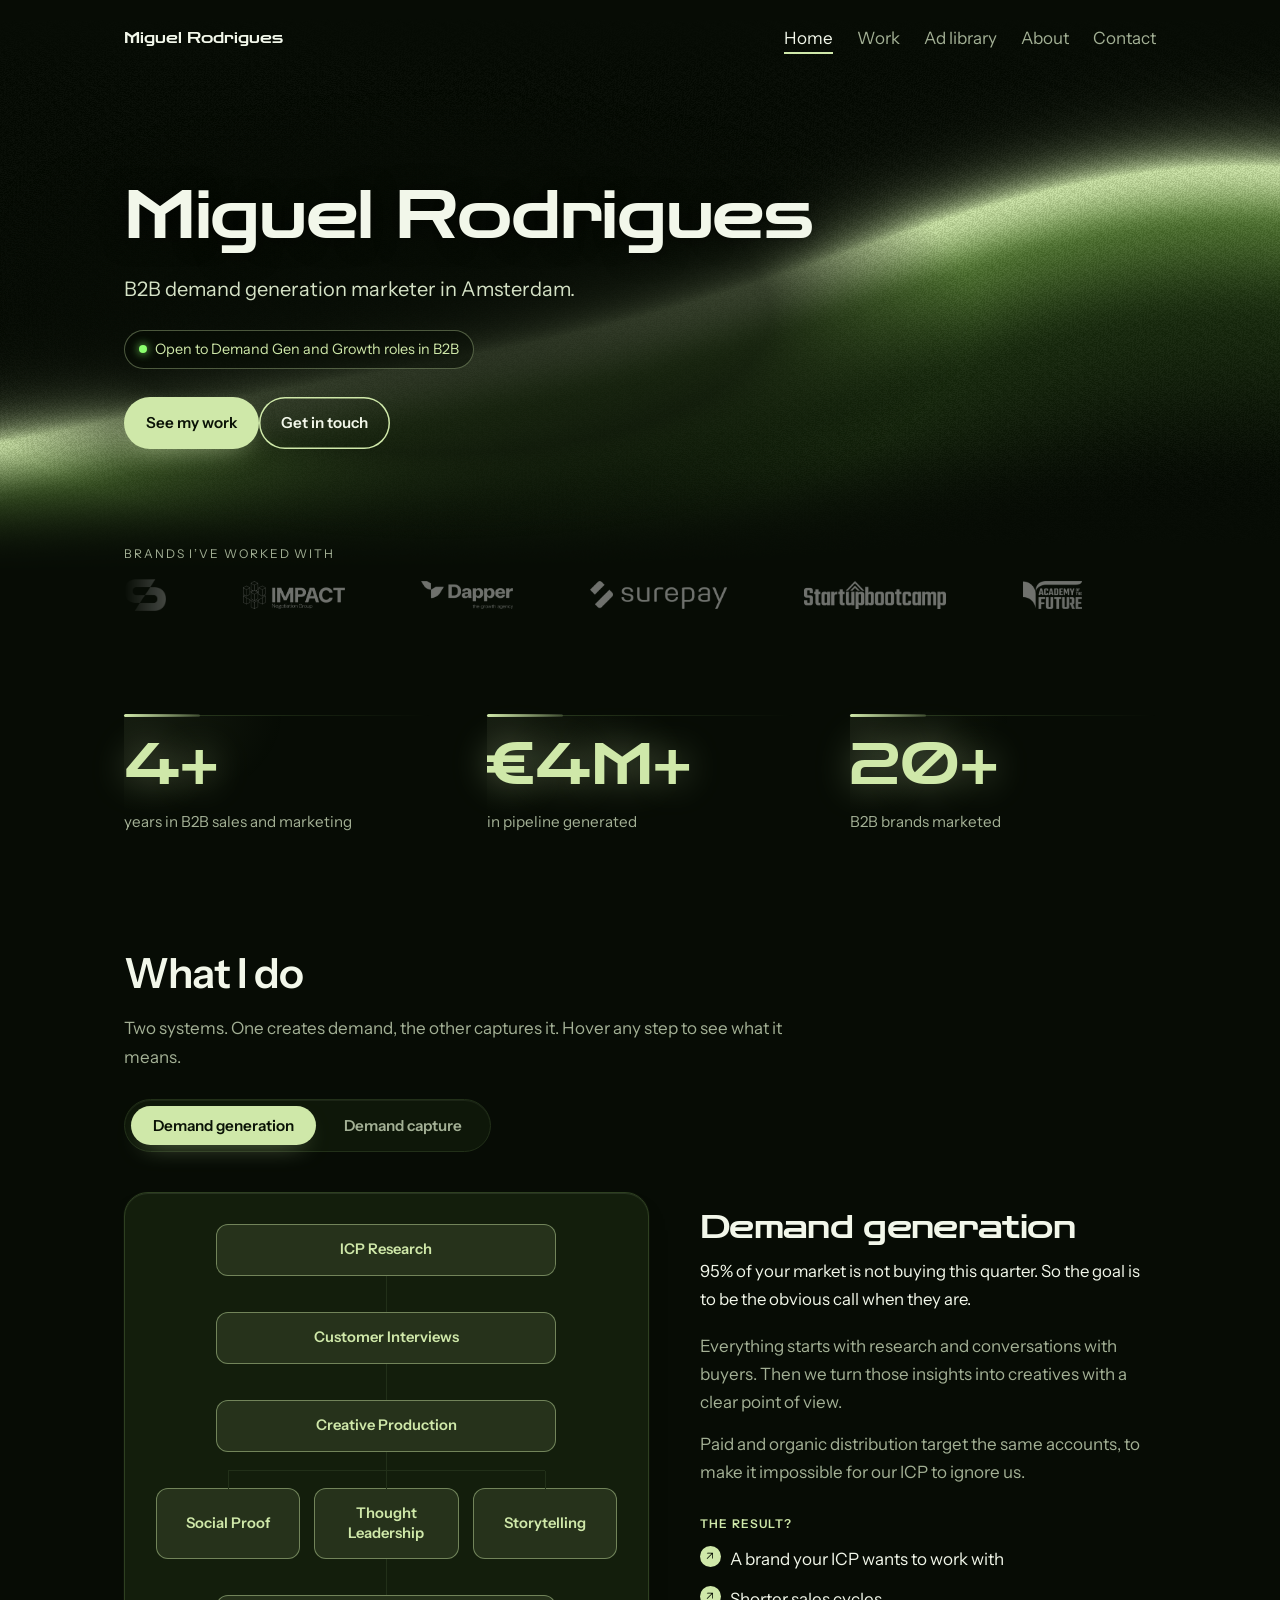
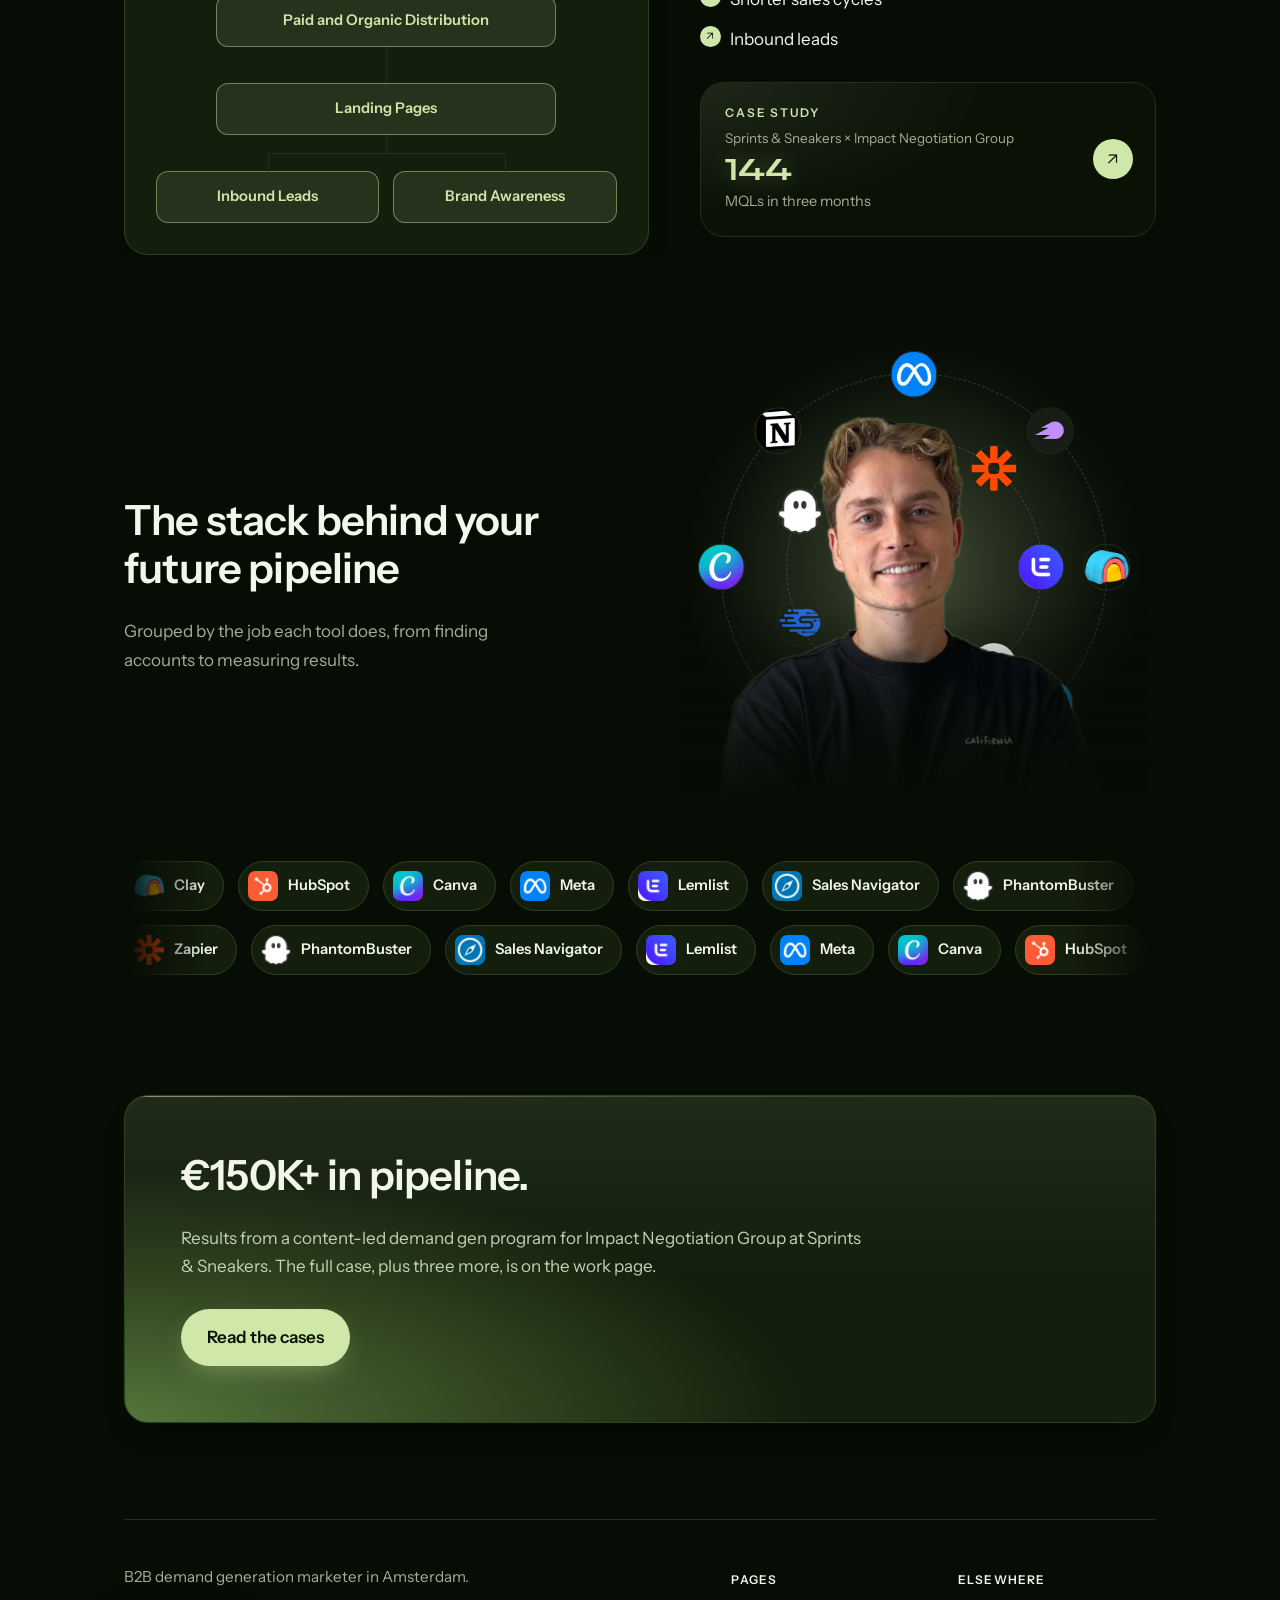
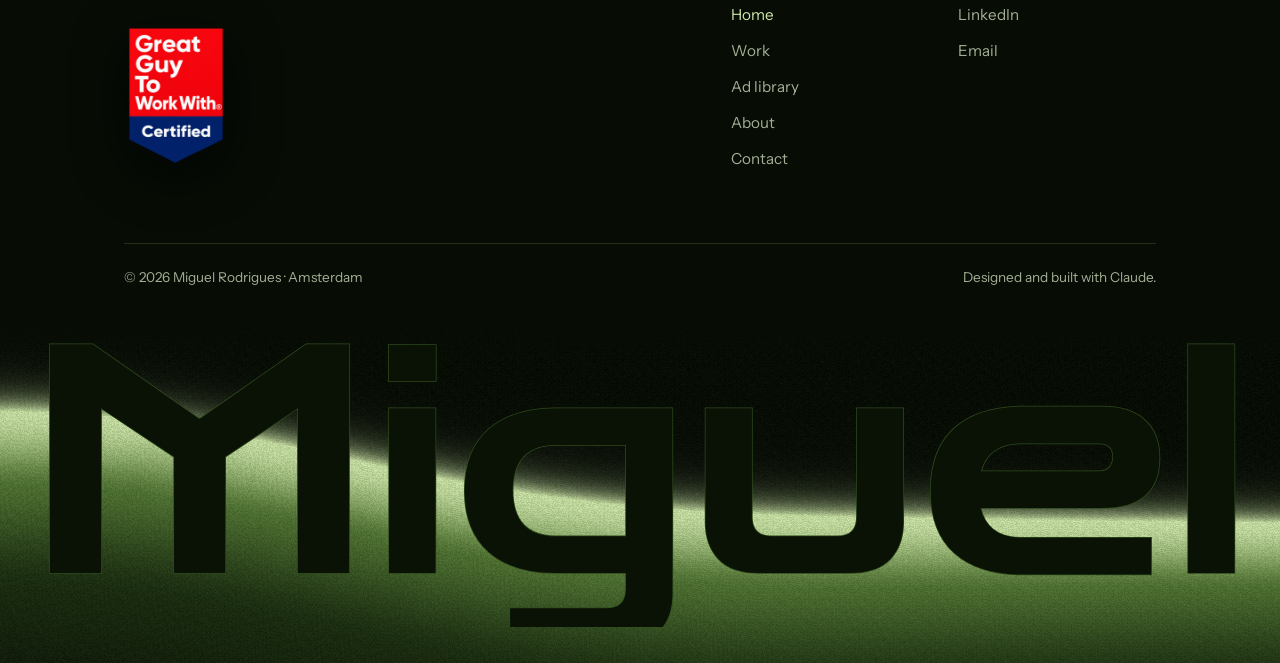
<file: index.html>
<!doctype html><html lang="en"><head><meta charset="utf-8"><meta name="viewport" content="width=device-width,initial-scale=1">
<title>Miguel Rodrigues | Portfolio</title><meta name="description" content="B2B demand generation marketer in Amsterdam. LinkedIn Ads, outbound, landing pages and content. Open to Demand Gen and Growth roles in B2B.">
<meta property="og:title" content="Miguel Rodrigues | B2B Demand Generation Marketer"><meta property="og:description" content="B2B demand generation marketer in Amsterdam. LinkedIn Ads, outbound, landing pages and content. Open to Demand Gen and Growth roles in B2B."><meta property="og:type" content="website"><meta property="og:url" content="https://miigueliv.github.io/portfolio/"><meta property="og:image" content="https://miigueliv.github.io/portfolio/og.jpg"><meta property="og:image:width" content="1200"><meta property="og:image:height" content="630"><meta property="og:image:alt" content="Miguel Rodrigues, B2B demand generation marketer in Amsterdam."><meta property="og:site_name" content="Miguel Rodrigues"><meta name="twitter:card" content="summary_large_image"><link rel="preconnect" href="https://fonts.googleapis.com"><link rel="preconnect" href="https://fonts.gstatic.com" crossorigin>
<link href="https://fonts.googleapis.com/css2?family=Zen+Dots&family=Instrument+Sans:wght@400;600&display=swap" rel="stylesheet">
<link rel="icon" href="favicon.svg" type="image/svg+xml">
<link rel="stylesheet" href="style.css"></head><body><div class="wrap">
<a class="skip" href="#main">Skip to content</a>
<nav><a class="logo" href="index.html">Miguel Rodrigues</a><ul><li><a href="index.html">Home</a></li><li><a href="work.html">Work</a></li><li><a href="ads.html">Ad library</a></li><li><a href="about.html">About</a></li><li><a href="contact.html">Contact</a></li></ul></nav>
<header class="hero2" id="main" tabindex="-1"><div><h1>Miguel Rodrigues</h1><p class="sub">B2B demand generation marketer in Amsterdam.</p><p class="open">Open to Demand Gen and Growth roles in B2B</p><div class="actions"><a class="btn" href="work.html">See my work</a><a class="btn ghost" href="contact.html">Get in touch</a></div></div></header>
<section class="marq" aria-labelledby="marqlab"><h2 class="marqlab" id="marqlab">Brands I’ve worked with</h2><div class="marqview"><div class="marqtrack">
<div class="marqset"><img src="clients/sprints-sneakers.webp" alt="Sprints &amp; Sneakers" width="105" height="80" class="sq"><img src="clients/impact.webp" alt="Impact Negotiation Group" width="291" height="80"><img src="clients/dapper.webp" alt="Dapper" width="261" height="80"><img src="clients/surepay.webp" alt="SurePay" width="392" height="80"><img src="clients/startupbootcamp.webp" alt="Startupbootcamp" width="408" height="80"><img src="clients/academy-of-the-future.webp" alt="Academy of the Future" width="168" height="80"></div>
<div class="marqset" aria-hidden="true"><img src="clients/sprints-sneakers.webp" alt="" width="105" height="80" class="sq"><img src="clients/impact.webp" alt="" width="291" height="80"><img src="clients/dapper.webp" alt="" width="261" height="80"><img src="clients/surepay.webp" alt="" width="392" height="80"><img src="clients/startupbootcamp.webp" alt="" width="408" height="80"><img src="clients/academy-of-the-future.webp" alt="" width="168" height="80"></div>
</div></div></section>
<section class="proof" aria-labelledby="proofh"><h2 class="vh" id="proofh">Career highlights</h2><div class="pg">
<div><b data-n="4" data-suf="+">4+</b><span>years in B2B sales and marketing</span></div>
<div><b data-n="4" data-pre="€" data-suf="M+">€4M+</b><span>in pipeline generated</span></div>
<div><b data-n="20" data-suf="+">20+</b><span>B2B brands marketed</span></div>
</div></section>
<section class="svc"><h2>What I do</h2><p class="fintro">Two systems. One creates demand, the other captures it. Hover any step to see what it means.</p>
<div class="ftabs" role="group" aria-label="Choose a system"><button type="button" aria-pressed="true" data-flow="gen" aria-controls="p-gen">Demand generation</button><button type="button" aria-pressed="false" data-flow="cap" aria-controls="p-cap">Demand capture</button></div>
<div class="svcview"><div class="svctrack" data-active="gen">
<article class="svcpanel" id="p-gen" data-flow="gen">
<div class="svctext">
<h3>Demand generation</h3>
<p>95% of your market is not buying this quarter. So the goal is to be the obvious call when they are.</p>
<p>Everything starts with research and conversations with buyers. Then we turn those insights into creatives with a clear point of view.</p>
<p>Paid and organic distribution target the same accounts, to make it impossible for our ICP to ignore us.</p>
<h4>The result?</h4>
<ul class="svcres"><li>A brand your ICP wants to work with</li><li>Shorter sales cycles</li><li>Inbound leads</li></ul>
<a class="svccase" href="work.html"><span class="svccl">Case study</span><span class="svccc">Sprints &amp; Sneakers × Impact Negotiation Group</span><span class="svccn"><b>144</b> MQLs in three months</span><i aria-hidden="true">↗</i></a>
</div>
<div class="svcflow">
<div class="flow" data-flow="gen">
<div class="frow n1"><button type="button" class="fnode" aria-expanded="false"><span class="fl">ICP Research</span><span class="ft">Who actually buys, what they care about, and what they ignore.</span></button></div>
<div class="frow n1"><button type="button" class="fnode" aria-expanded="false"><span class="fl">Customer Interviews</span><span class="ft">Talk to real buyers and the sales team before writing anything.</span></button></div>
<div class="frow n1"><button type="button" class="fnode" aria-expanded="false"><span class="fl">Creative Production</span><span class="ft">Write and design the ads, posts, guides and video.</span></button></div>
<div class="frow n3"><button type="button" class="fnode" aria-expanded="false"><span class="fl">Social Proof</span><span class="ft">Customer results and logos that make the claim believable.</span></button><button type="button" class="fnode" aria-expanded="false"><span class="fl">Thought Leadership</span><span class="ft">A clear point of view, not a summary of what everyone already says.</span></button><button type="button" class="fnode" aria-expanded="false"><span class="fl">Storytelling</span><span class="ft">Make a dry B2B problem feel like someone's actual Monday.</span></button></div>
<div class="frow n1"><button type="button" class="fnode" aria-expanded="false"><span class="fl">Paid and Organic Distribution</span><span class="ft">LinkedIn Ads plus organic, aimed at the same account list.</span></button></div>
<div class="frow n1"><button type="button" class="fnode" aria-expanded="false"><span class="fl">Landing Pages</span><span class="ft">Send the traffic somewhere built to convert, not to the homepage.</span></button></div>
<div class="frow n2"><button type="button" class="fnode" aria-expanded="false"><span class="fl">Inbound Leads</span><span class="ft">People who arrive already knowing who you are.</span></button><button type="button" class="fnode" aria-expanded="false"><span class="fl">Brand Awareness</span><span class="ft">Being the name they think of when the problem finally bites.</span></button></div>
</div>
</div>
</article>
<article class="svcpanel mirror" id="p-cap" data-flow="cap">
<div class="svctext">
<h3>Demand capture</h3>
<p>Get in front of people who are ready to buy.</p>
<p>Find the right accounts, enrich the decision-making unit, and show up with an offer they can’t refuse.</p>
<p>Then get the fundamentals right: domains, warm-up, and sending limits. Cold email and LinkedIn work together to turn targeted outreach into real conversations.</p>
<h4>The result?</h4>
<ul class="svcres"><li>Sales meetings with your ICP</li><li>A predictable pipeline you can forecast</li><li>New customers from your target market</li></ul>
<a class="svccase" href="work.html"><span class="svccl">Case study</span><span class="svccc">Startupbootcamp · Investor Pipeline</span><span class="svccn"><b>$3M+</b> raised from new private investors</span><i aria-hidden="true">↗</i></a>
</div>
<div class="svcflow">
<div class="flow" data-flow="cap">
<div class="frow n1"><button type="button" class="fnode" aria-expanded="false"><span class="fl">ICP Research</span><span class="ft">Narrow it to the accounts that can realistically say yes.</span></button></div>
<div class="frow n2"><button type="button" class="fnode" aria-expanded="false"><span class="fl">Market Analysis</span><span class="ft">Where demand already exists, and who else is chasing it.</span></button><button type="button" class="fnode" aria-expanded="false"><span class="fl">Value Proposition</span><span class="ft">The one reason this segment should care right now.</span></button></div>
<div class="frow n1"><button type="button" class="fnode" aria-expanded="false"><span class="fl">GTM Strategy</span><span class="ft">Which segments, which offer, which channel, in what order.</span></button></div>
<div class="frow n4"><button type="button" class="fnode" aria-expanded="false"><span class="fl">Messaging</span><span class="ft">Copy written for one segment, not for everyone on the list.</span></button><button type="button" class="fnode" aria-expanded="false"><span class="fl">Data Sourcing</span><span class="ft">Build the list in Sales Navigator and Clay, not from a bought CSV.</span></button><button type="button" class="fnode" aria-expanded="false"><span class="fl">Data Enrichment</span><span class="ft">Add the signals that make personalization possible at scale.</span></button><button type="button" class="fnode" aria-expanded="false"><span class="fl">Segmentation</span><span class="ft">Split the list so each group gets a different reason to reply.</span></button></div>
<div class="frow n1"><button type="button" class="fnode" aria-expanded="false"><span class="fl">Email Infrastructure</span><span class="ft">Domains, warm-up and sending limits so mail reaches the inbox.</span></button></div>
<div class="frow n2"><button type="button" class="fnode" aria-expanded="false"><span class="fl">Cold Email</span><span class="ft">Short, specific, and easy to reply to.</span></button><button type="button" class="fnode" aria-expanded="false"><span class="fl">LinkedIn Outreach</span><span class="ft">Connection, comment and DM timed around the email.</span></button></div>
<div class="frow n1"><button type="button" class="fnode" aria-expanded="false"><span class="fl">Qualified Pipeline</span><span class="ft">Deals that sales actually wants in the CRM.</span></button></div>
</div>
</div>
</article>
</div></div></section>
<section class="tools" aria-labelledby="toolsh"><div class="toolsgrid"><div class="toolstext"><h2 id="toolsh">The stack behind your future pipeline</h2><p>Grouped by the job each tool does, from finding accounts to measuring results.</p></div><figure class="me orbitstage" aria-label="Tools I use: Clay, LinkedIn, HubSpot, Claude, Canva, Notion, Meta, Semrush, Lemlist, ChatGPT, Sales Navigator, Salesflow, PhantomBuster, Riverside, Zapier"><div class="ring r2"><span style="--a:0deg"><i class="logo" title="Clay"><img src="logos/clay.webp" alt="Clay" width="48" height="48"></i></span><span style="--a:45deg"><i class="logo" title="LinkedIn"><img src="logos/linkedin.webp" alt="LinkedIn" width="48" height="48"></i></span><span style="--a:90deg"><i class="logo" title="HubSpot"><img src="logos/hubspot.webp" alt="HubSpot" width="48" height="48"></i></span><span style="--a:135deg"><i class="logo" title="Claude"><img src="logos/claude.webp" alt="Claude" width="48" height="48"></i></span><span style="--a:180deg"><i class="logo" title="Canva"><img src="logos/canva.webp" alt="Canva" width="48" height="48"></i></span><span style="--a:225deg"><i class="logo" title="Notion"><img src="logos/notion.webp" alt="Notion" width="48" height="48"></i></span><span style="--a:270deg"><i class="logo" title="Meta"><img src="logos/meta.webp" alt="Meta" width="48" height="48"></i></span><span style="--a:315deg"><i class="logo" title="Semrush"><img src="logos/semrush.webp" alt="Semrush" width="48" height="48"></i></span></div><div class="ring r1"><span style="--a:0deg"><i class="logo" title="Lemlist"><img src="logos/lemlist.webp" alt="Lemlist" width="48" height="48"></i></span><span style="--a:51deg"><i class="logo" title="ChatGPT"><img src="logos/chatgpt.webp" alt="ChatGPT" width="48" height="48"></i></span><span style="--a:103deg"><i class="logo" title="Sales Navigator"><img src="logos/sales-navigator.webp" alt="Sales Navigator" width="48" height="48"></i></span><span style="--a:154deg"><i class="logo" title="Salesflow"><img src="logos/salesflow.webp" alt="Salesflow" width="48" height="48"></i></span><span style="--a:206deg"><i class="logo" title="PhantomBuster"><img src="logos/phantombuster.webp" alt="PhantomBuster" width="48" height="48"></i></span><span style="--a:257deg"><i class="logo" title="Riverside"><img src="logos/riverside.webp" alt="Riverside" width="48" height="48"></i></span><span style="--a:309deg"><i class="logo" title="Zapier"><img src="logos/zapier.svg" alt="Zapier" width="48" height="48"></i></span></div><img class="cut" src="me-cut.webp" alt="Portrait of Miguel Rodrigues" width="683" height="698"></figure></div>
<div class="wall">
<div class="wallrow"><ul><li><img src="logos/clay.webp" alt="" width="48" height="48" loading="lazy">Clay</li><li><img src="logos/hubspot.webp" alt="" width="48" height="48" loading="lazy">HubSpot</li><li><img src="logos/canva.webp" alt="" width="48" height="48" loading="lazy">Canva</li><li><img src="logos/meta.webp" alt="" width="48" height="48" loading="lazy">Meta</li><li><img src="logos/lemlist.webp" alt="" width="48" height="48" loading="lazy">Lemlist</li><li><img src="logos/sales-navigator.webp" alt="" width="48" height="48" loading="lazy">Sales Navigator</li><li><img src="logos/phantombuster.webp" alt="" width="48" height="48" loading="lazy">PhantomBuster</li><li><img src="logos/zapier.svg" alt="" width="48" height="48" loading="lazy">Zapier</li><li><img src="logos/linkedin.webp" alt="" width="48" height="48" loading="lazy">LinkedIn</li><li><img src="logos/claude.webp" alt="" width="48" height="48" loading="lazy">Claude</li><li><img src="logos/notion.webp" alt="" width="48" height="48" loading="lazy">Notion</li><li><img src="logos/semrush.webp" alt="" width="48" height="48" loading="lazy">Semrush</li><li><img src="logos/chatgpt.webp" alt="" width="48" height="48" loading="lazy">ChatGPT</li><li><img src="logos/salesflow.webp" alt="" width="48" height="48" loading="lazy">Salesflow</li><li><img src="logos/riverside.webp" alt="" width="48" height="48" loading="lazy">Riverside</li></ul><ul aria-hidden="true"><li><img src="logos/clay.webp" alt="" width="48" height="48" loading="lazy">Clay</li><li><img src="logos/hubspot.webp" alt="" width="48" height="48" loading="lazy">HubSpot</li><li><img src="logos/canva.webp" alt="" width="48" height="48" loading="lazy">Canva</li><li><img src="logos/meta.webp" alt="" width="48" height="48" loading="lazy">Meta</li><li><img src="logos/lemlist.webp" alt="" width="48" height="48" loading="lazy">Lemlist</li><li><img src="logos/sales-navigator.webp" alt="" width="48" height="48" loading="lazy">Sales Navigator</li><li><img src="logos/phantombuster.webp" alt="" width="48" height="48" loading="lazy">PhantomBuster</li><li><img src="logos/zapier.svg" alt="" width="48" height="48" loading="lazy">Zapier</li><li><img src="logos/linkedin.webp" alt="" width="48" height="48" loading="lazy">LinkedIn</li><li><img src="logos/claude.webp" alt="" width="48" height="48" loading="lazy">Claude</li><li><img src="logos/notion.webp" alt="" width="48" height="48" loading="lazy">Notion</li><li><img src="logos/semrush.webp" alt="" width="48" height="48" loading="lazy">Semrush</li><li><img src="logos/chatgpt.webp" alt="" width="48" height="48" loading="lazy">ChatGPT</li><li><img src="logos/salesflow.webp" alt="" width="48" height="48" loading="lazy">Salesflow</li><li><img src="logos/riverside.webp" alt="" width="48" height="48" loading="lazy">Riverside</li></ul></div>
<div class="wallrow rev" aria-hidden="true"><ul aria-hidden="true"><li><img src="logos/zapier.svg" alt="" width="48" height="48" loading="lazy">Zapier</li><li><img src="logos/phantombuster.webp" alt="" width="48" height="48" loading="lazy">PhantomBuster</li><li><img src="logos/sales-navigator.webp" alt="" width="48" height="48" loading="lazy">Sales Navigator</li><li><img src="logos/lemlist.webp" alt="" width="48" height="48" loading="lazy">Lemlist</li><li><img src="logos/meta.webp" alt="" width="48" height="48" loading="lazy">Meta</li><li><img src="logos/canva.webp" alt="" width="48" height="48" loading="lazy">Canva</li><li><img src="logos/hubspot.webp" alt="" width="48" height="48" loading="lazy">HubSpot</li><li><img src="logos/clay.webp" alt="" width="48" height="48" loading="lazy">Clay</li><li><img src="logos/riverside.webp" alt="" width="48" height="48" loading="lazy">Riverside</li><li><img src="logos/salesflow.webp" alt="" width="48" height="48" loading="lazy">Salesflow</li><li><img src="logos/chatgpt.webp" alt="" width="48" height="48" loading="lazy">ChatGPT</li><li><img src="logos/semrush.webp" alt="" width="48" height="48" loading="lazy">Semrush</li><li><img src="logos/notion.webp" alt="" width="48" height="48" loading="lazy">Notion</li><li><img src="logos/claude.webp" alt="" width="48" height="48" loading="lazy">Claude</li><li><img src="logos/linkedin.webp" alt="" width="48" height="48" loading="lazy">LinkedIn</li></ul><ul aria-hidden="true"><li><img src="logos/zapier.svg" alt="" width="48" height="48" loading="lazy">Zapier</li><li><img src="logos/phantombuster.webp" alt="" width="48" height="48" loading="lazy">PhantomBuster</li><li><img src="logos/sales-navigator.webp" alt="" width="48" height="48" loading="lazy">Sales Navigator</li><li><img src="logos/lemlist.webp" alt="" width="48" height="48" loading="lazy">Lemlist</li><li><img src="logos/meta.webp" alt="" width="48" height="48" loading="lazy">Meta</li><li><img src="logos/canva.webp" alt="" width="48" height="48" loading="lazy">Canva</li><li><img src="logos/hubspot.webp" alt="" width="48" height="48" loading="lazy">HubSpot</li><li><img src="logos/clay.webp" alt="" width="48" height="48" loading="lazy">Clay</li><li><img src="logos/riverside.webp" alt="" width="48" height="48" loading="lazy">Riverside</li><li><img src="logos/salesflow.webp" alt="" width="48" height="48" loading="lazy">Salesflow</li><li><img src="logos/chatgpt.webp" alt="" width="48" height="48" loading="lazy">ChatGPT</li><li><img src="logos/semrush.webp" alt="" width="48" height="48" loading="lazy">Semrush</li><li><img src="logos/notion.webp" alt="" width="48" height="48" loading="lazy">Notion</li><li><img src="logos/claude.webp" alt="" width="48" height="48" loading="lazy">Claude</li><li><img src="logos/linkedin.webp" alt="" width="48" height="48" loading="lazy">LinkedIn</li></ul></div>
</div></section>
<div class="dark"><h2>€150K+ in pipeline.</h2><p>Results from a content-led demand gen program for Impact Negotiation Group at Sprints &amp; Sneakers. The full case, plus three more, is on the work page.</p><a class="btn" href="work.html">Read the cases</a></div>
<footer>
<div class="fgrid">
<div class="fintro"><p class="ftag">B2B demand generation marketer in Amsterdam.</p>
<img class="fbadge" src="great-guy.png" alt="Novelty badge reading Great Guy To Work With, Certified" width="234" height="340" loading="lazy"></div>
<nav class="fnav" aria-label="Footer">
<div><h3>Pages</h3><ul><li><a href="index.html">Home</a></li><li><a href="work.html">Work</a></li><li><a href="ads.html">Ad library</a></li><li><a href="about.html">About</a></li><li><a href="contact.html">Contact</a></li></ul></div>
<div><h3>Elsewhere</h3><ul><li><a href="https://www.linkedin.com/in/miguelcmr/">LinkedIn</a></li><li><a href="mailto:miguel.menezes.06@gmail.com">Email</a></li></ul></div>
</nav></div>
<div class="fbase"><span>&copy; 2026 Miguel Rodrigues &middot; Amsterdam</span><span>Designed and built with Claude.</span></div>
<p class="fword" aria-hidden="true">Miguel</p>
</footer></div><script src="script.js"></script><script src="flow.js"></script></body></html>
</file>
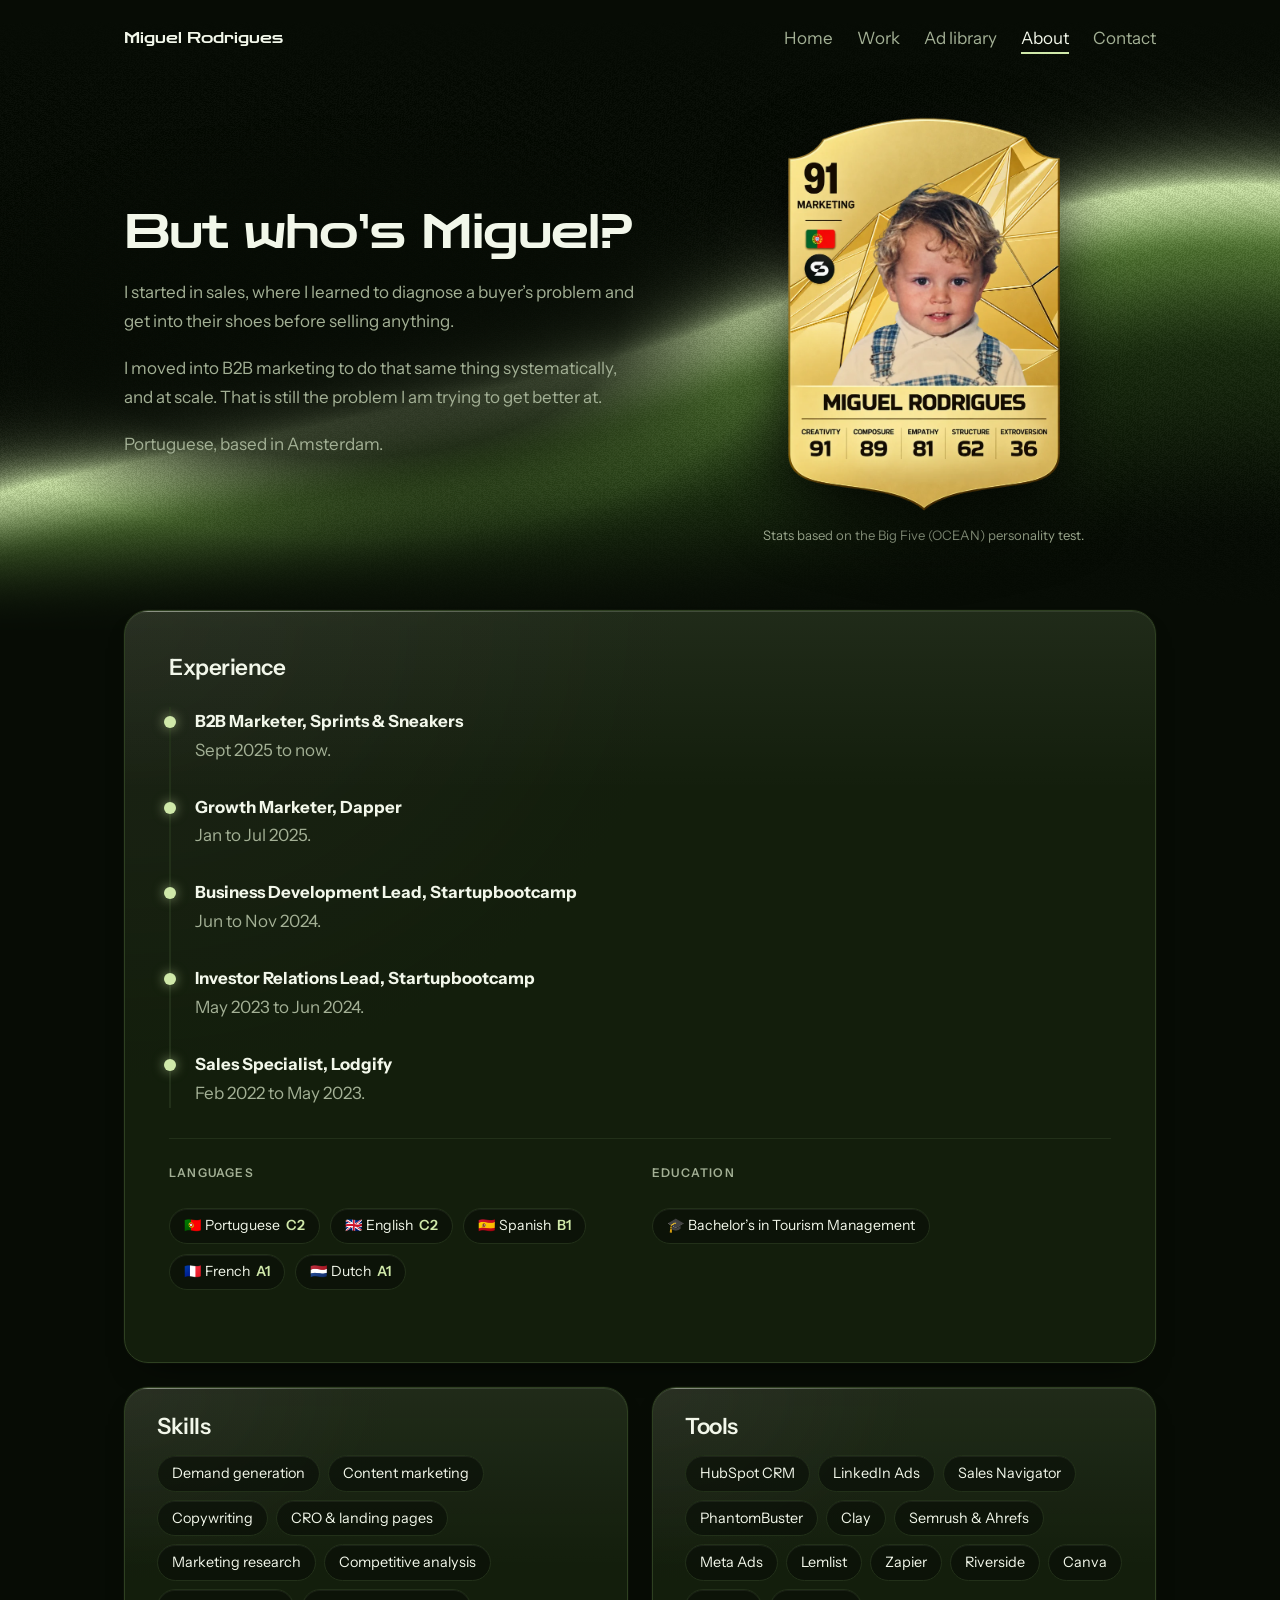
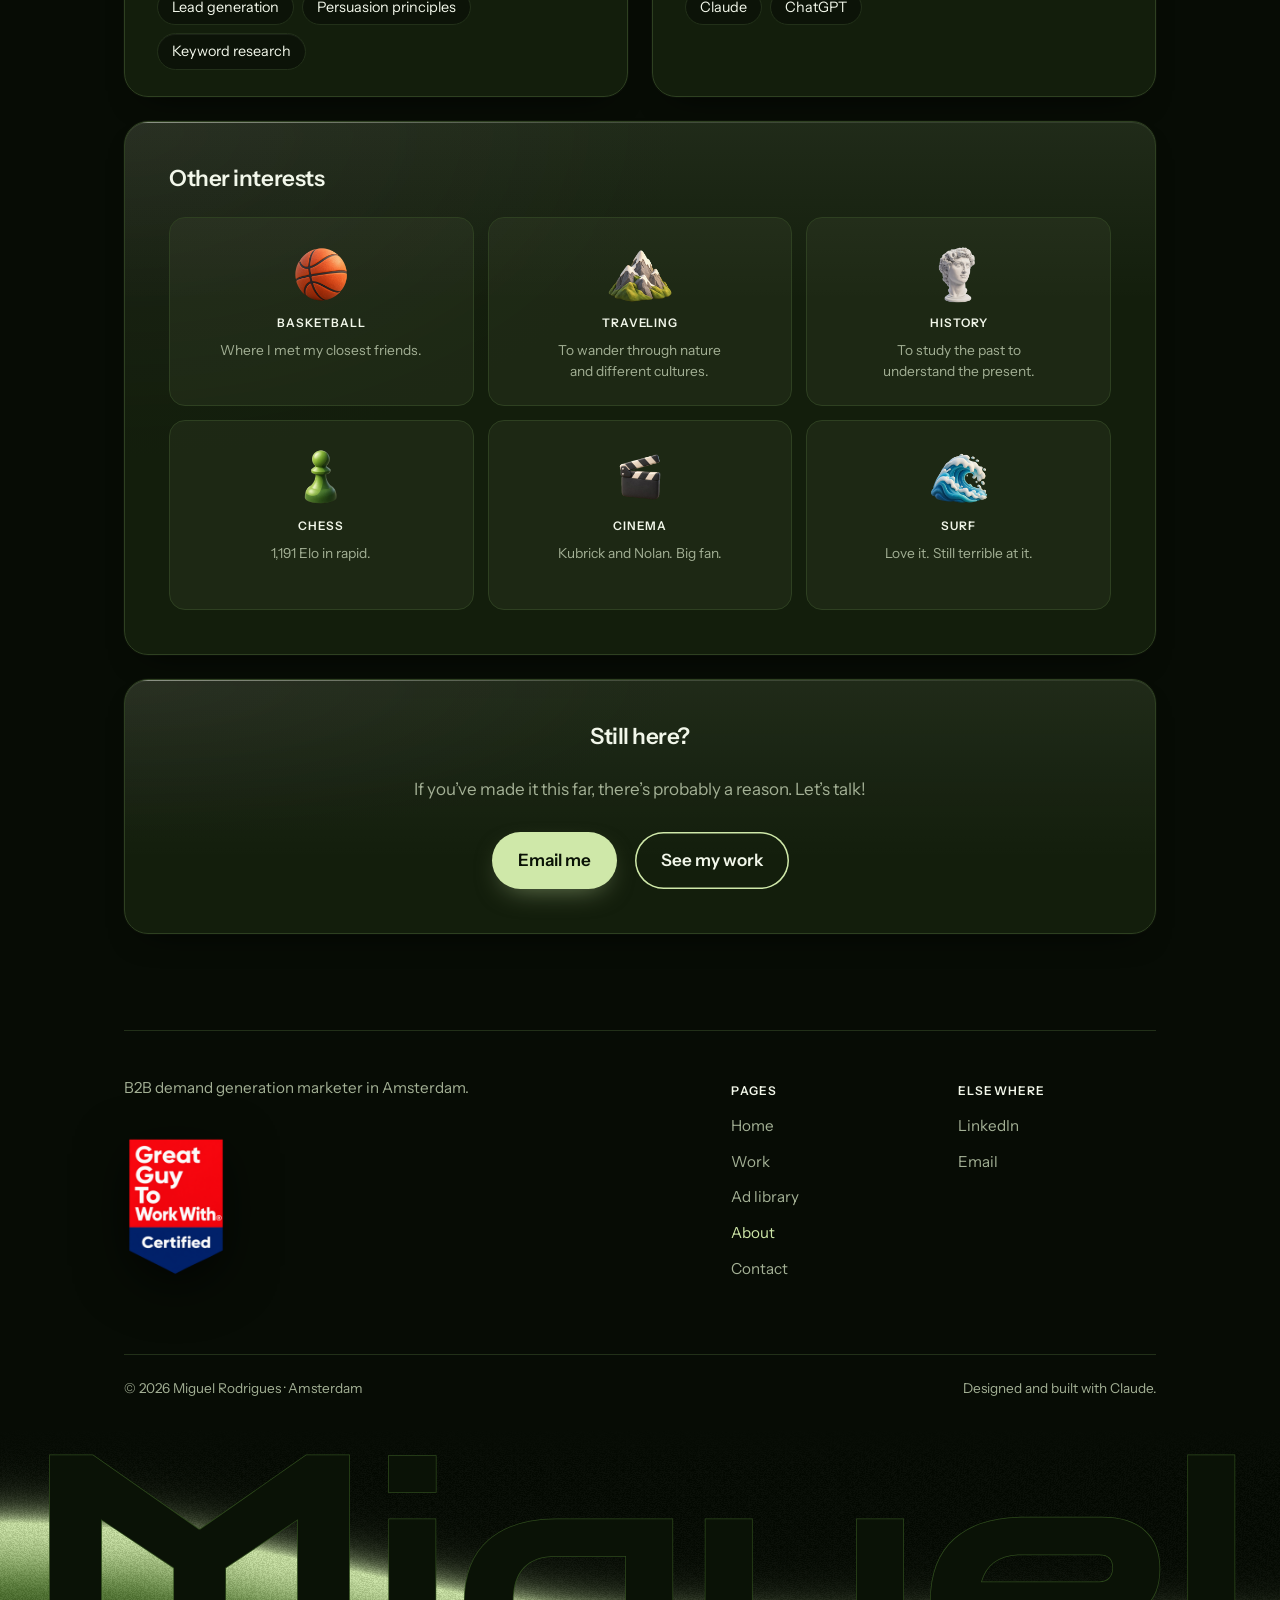
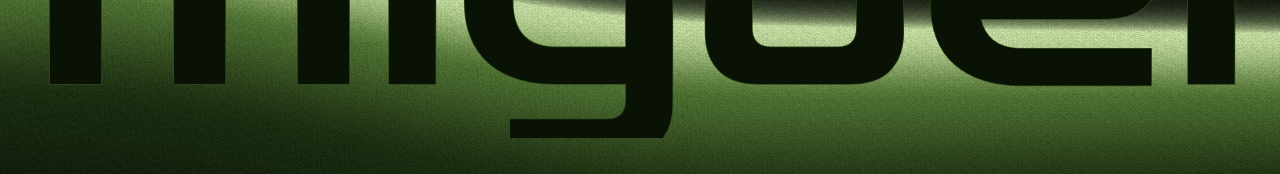
<file: about.html>
<!doctype html><html lang="en"><head><meta charset="utf-8"><meta name="viewport" content="width=device-width,initial-scale=1">
<title>About | Miguel Rodrigues</title><meta name="description" content="B2B demand generation marketer in Amsterdam. LinkedIn Ads, outbound, landing pages and content. Open to Demand Gen and Growth roles in B2B.">
<meta property="og:title" content="Miguel Rodrigues | B2B Demand Generation Marketer"><meta property="og:description" content="B2B demand generation marketer in Amsterdam. LinkedIn Ads, outbound, landing pages and content. Open to Demand Gen and Growth roles in B2B."><meta property="og:type" content="website"><meta property="og:url" content="https://miigueliv.github.io/portfolio/about.html"><meta property="og:image" content="https://miigueliv.github.io/portfolio/og.jpg"><meta property="og:image:width" content="1200"><meta property="og:image:height" content="630"><meta property="og:image:alt" content="Miguel Rodrigues, B2B demand generation marketer in Amsterdam."><meta property="og:site_name" content="Miguel Rodrigues"><meta name="twitter:card" content="summary_large_image"><link rel="preconnect" href="https://fonts.googleapis.com"><link rel="preconnect" href="https://fonts.gstatic.com" crossorigin>
<link href="https://fonts.googleapis.com/css2?family=Zen+Dots&family=Instrument+Sans:wght@400;600&display=swap" rel="stylesheet">
<link rel="icon" href="favicon.svg" type="image/svg+xml">
<link rel="stylesheet" href="style.css"></head><body><div class="wrap">
<a class="skip" href="#main">Skip to content</a>
<nav><a class="logo" href="index.html">Miguel Rodrigues</a><ul><li><a href="index.html">Home</a></li><li><a href="work.html">Work</a></li><li><a href="ads.html">Ad library</a></li><li><a href="about.html">About</a></li><li><a href="contact.html">Contact</a></li></ul></nav>
<header class="ahero glowhead" id="main" tabindex="-1"><div><h1>But who’s Miguel?</h1><p>I started in sales, where I learned to diagnose a buyer’s problem and get into their shoes before selling anything.</p><p>I moved into B2B marketing to do that same thing systematically, and at scale. That is still the problem I am trying to get better at.</p><p>Portuguese, based in Amsterdam.</p></div>
<figure class="fut">
<img class="futcard" src="player-card.webp" alt="Player card for Miguel Rodrigues, rated 91 Marketing, Portugal, Sprints &amp; Sneakers. Creativity 91, composure 89, empathy 81, structure 62, extroversion 36. The photo is Miguel as a toddler." width="720" height="993">
<figcaption>Stats based on the Big Five (OCEAN) personality test.</figcaption>
</figure></header>
<section class="panel"><h2>Experience</h2><ul class="tl">
<li><b>B2B Marketer, Sprints &amp; Sneakers</b><br>Sept 2025 to now.</li>
<li><b>Growth Marketer, Dapper</b><br>Jan to Jul 2025.</li>
<li><b>Business Development Lead, Startupbootcamp</b><br>Jun to Nov 2024.</li>
<li><b>Investor Relations Lead, Startupbootcamp</b><br>May 2023 to Jun 2024.</li>
<li><b>Sales Specialist, Lodgify</b><br>Feb 2022 to May 2023.</li></ul>
<div class="subs">
<div><h3>Languages</h3><ul class="tags chips"><li><span aria-hidden="true">🇵🇹</span> Portuguese <b>C2</b></li><li><span aria-hidden="true">🇬🇧</span> English <b>C2</b></li><li><span aria-hidden="true">🇪🇸</span> Spanish <b>B1</b></li><li><span aria-hidden="true">🇫🇷</span> French <b>A1</b></li><li><span aria-hidden="true">🇳🇱</span> Dutch <b>A1</b></li></ul></div>
<div><h3>Education</h3><ul class="tags chips"><li><span aria-hidden="true">🎓</span> Bachelor’s in Tourism Management</li></ul></div>
</div></section>
<div class="duo"><section class="panel slim"><h2>Skills</h2><ul class="tags"><li>Demand generation</li><li>Content marketing</li><li>Copywriting</li><li>CRO &amp; landing pages</li><li>Marketing research</li><li>Competitive analysis</li><li>Lead generation</li><li>Persuasion principles</li><li>Keyword research</li></ul></section><section class="panel slim"><h2>Tools</h2><ul class="tags"><li>HubSpot CRM</li><li>LinkedIn Ads</li><li>Sales Navigator</li><li>PhantomBuster</li><li>Clay</li><li>Semrush &amp; Ahrefs</li><li>Meta Ads</li><li>Lemlist</li><li>Zapier</li><li>Riverside</li><li>Canva</li><li>Claude</li><li>ChatGPT</li></ul></section></div>
<section class="panel"><h2>Other interests</h2><ul class="ints">
<li><img src="icons/basketball.png" alt="" width="240" height="240" loading="lazy"><b>Basketball</b><span>Where I met my closest friends.</span></li>
<li><img src="icons/travel.png" alt="" width="240" height="240" loading="lazy"><b>Traveling</b><span>To wander through nature and different cultures.</span></li>
<li><img src="icons/history.png" alt="" width="160" height="240" loading="lazy"><b>History</b><span>To study the past to understand the present.</span></li>
<li><img src="icons/chess.png" alt="" width="240" height="240" loading="lazy"><b>Chess</b><span>1,191 Elo in rapid.</span></li>
<li><img src="icons/cinema.png" alt="" width="240" height="240" loading="lazy"><b>Cinema</b><span>Kubrick and Nolan. Big fan.</span></li>
<li><img src="icons/surf.png" alt="" width="240" height="240" loading="lazy"><b>Surf</b><span>Love it. Still terrible at it.</span></li>
</ul></section>
<section class="panel close"><h2>Still here?</h2><p>If you’ve made it this far, there’s probably a reason. Let’s talk!</p>
<div class="actions"><a class="btn" href="mailto:miguel.menezes.06@gmail.com">Email me</a><a class="btn ghost" href="work.html">See my work</a></div></section>
<footer>
<div class="fgrid">
<div class="fintro"><p class="ftag">B2B demand generation marketer in Amsterdam.</p>
<img class="fbadge" src="great-guy.png" alt="Novelty badge reading Great Guy To Work With, Certified" width="234" height="340" loading="lazy"></div>
<nav class="fnav" aria-label="Footer">
<div><h3>Pages</h3><ul><li><a href="index.html">Home</a></li><li><a href="work.html">Work</a></li><li><a href="ads.html">Ad library</a></li><li><a href="about.html">About</a></li><li><a href="contact.html">Contact</a></li></ul></div>
<div><h3>Elsewhere</h3><ul><li><a href="https://www.linkedin.com/in/miguelcmr/">LinkedIn</a></li><li><a href="mailto:miguel.menezes.06@gmail.com">Email</a></li></ul></div>
</nav></div>
<div class="fbase"><span>&copy; 2026 Miguel Rodrigues &middot; Amsterdam</span><span>Designed and built with Claude.</span></div>
<p class="fword" aria-hidden="true">Miguel</p>
</footer></div><script src="script.js"></script><script src="flow.js"></script></body></html>
</file>
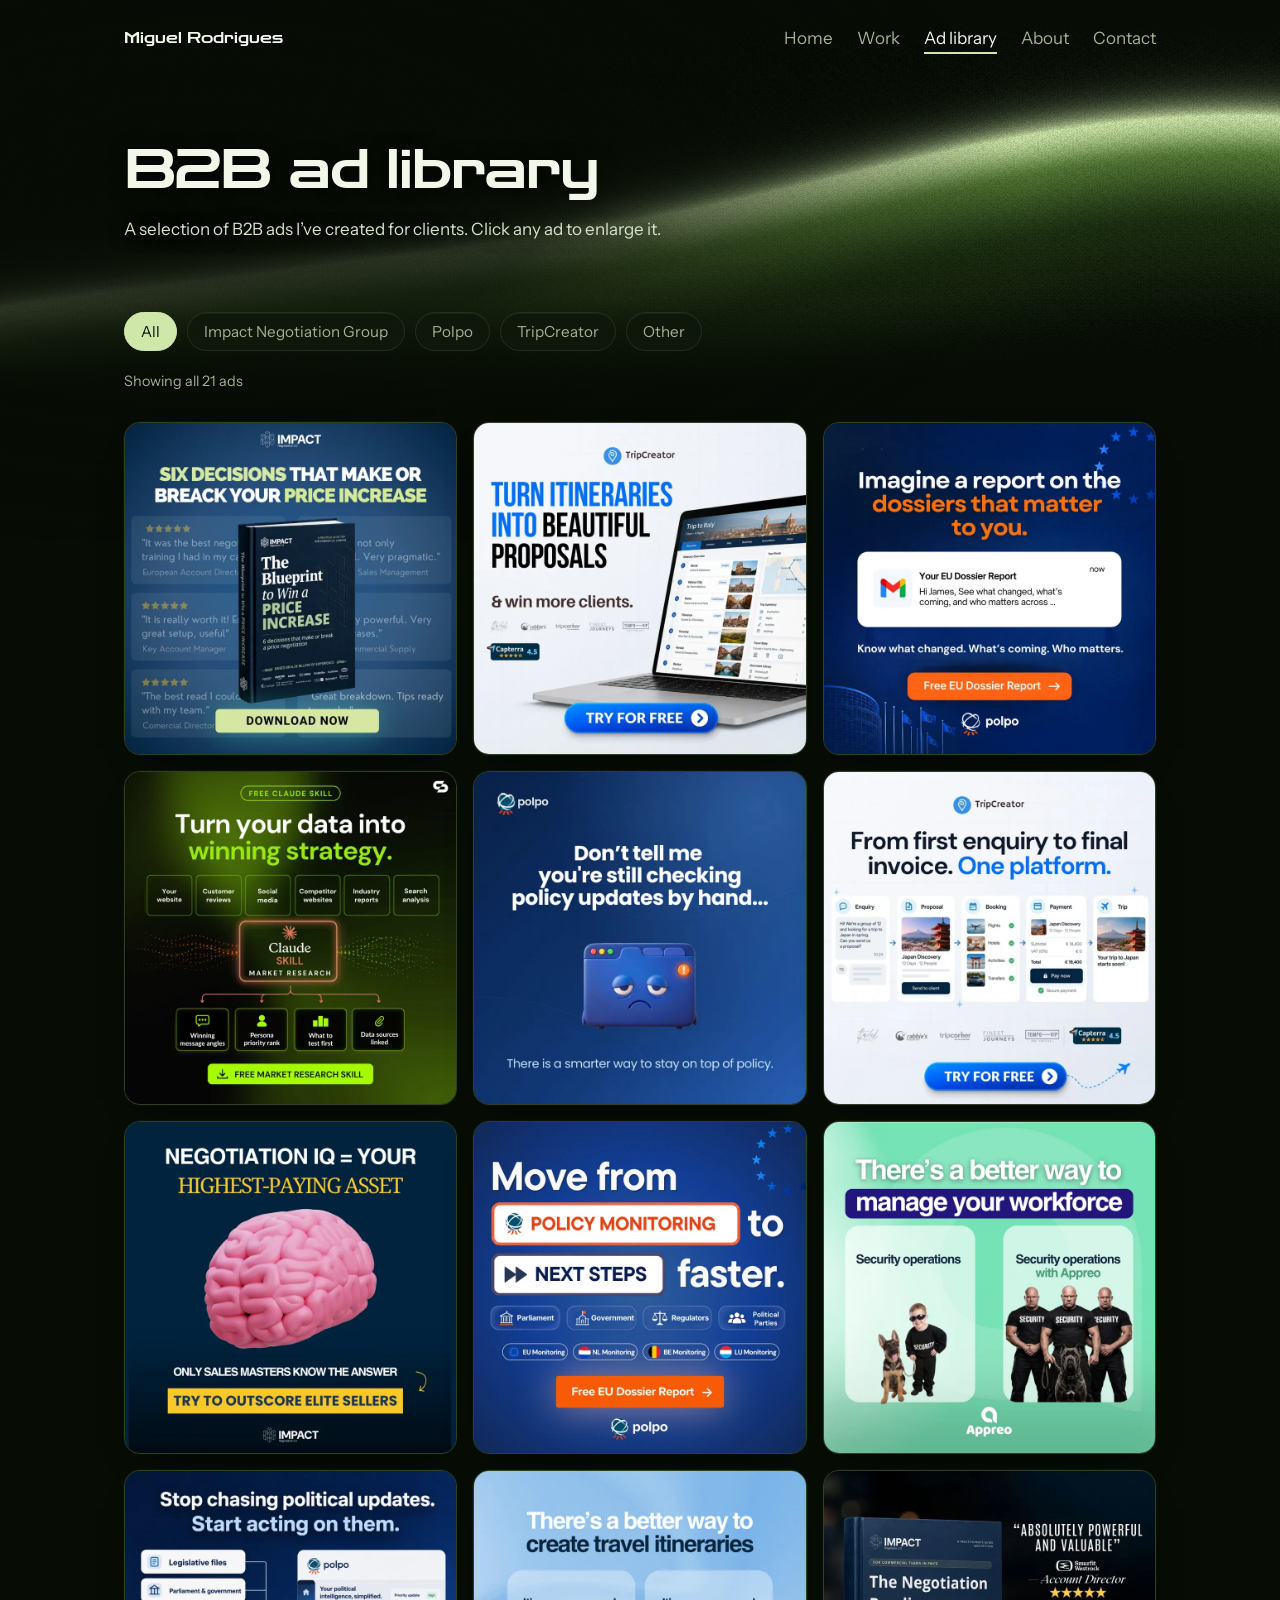
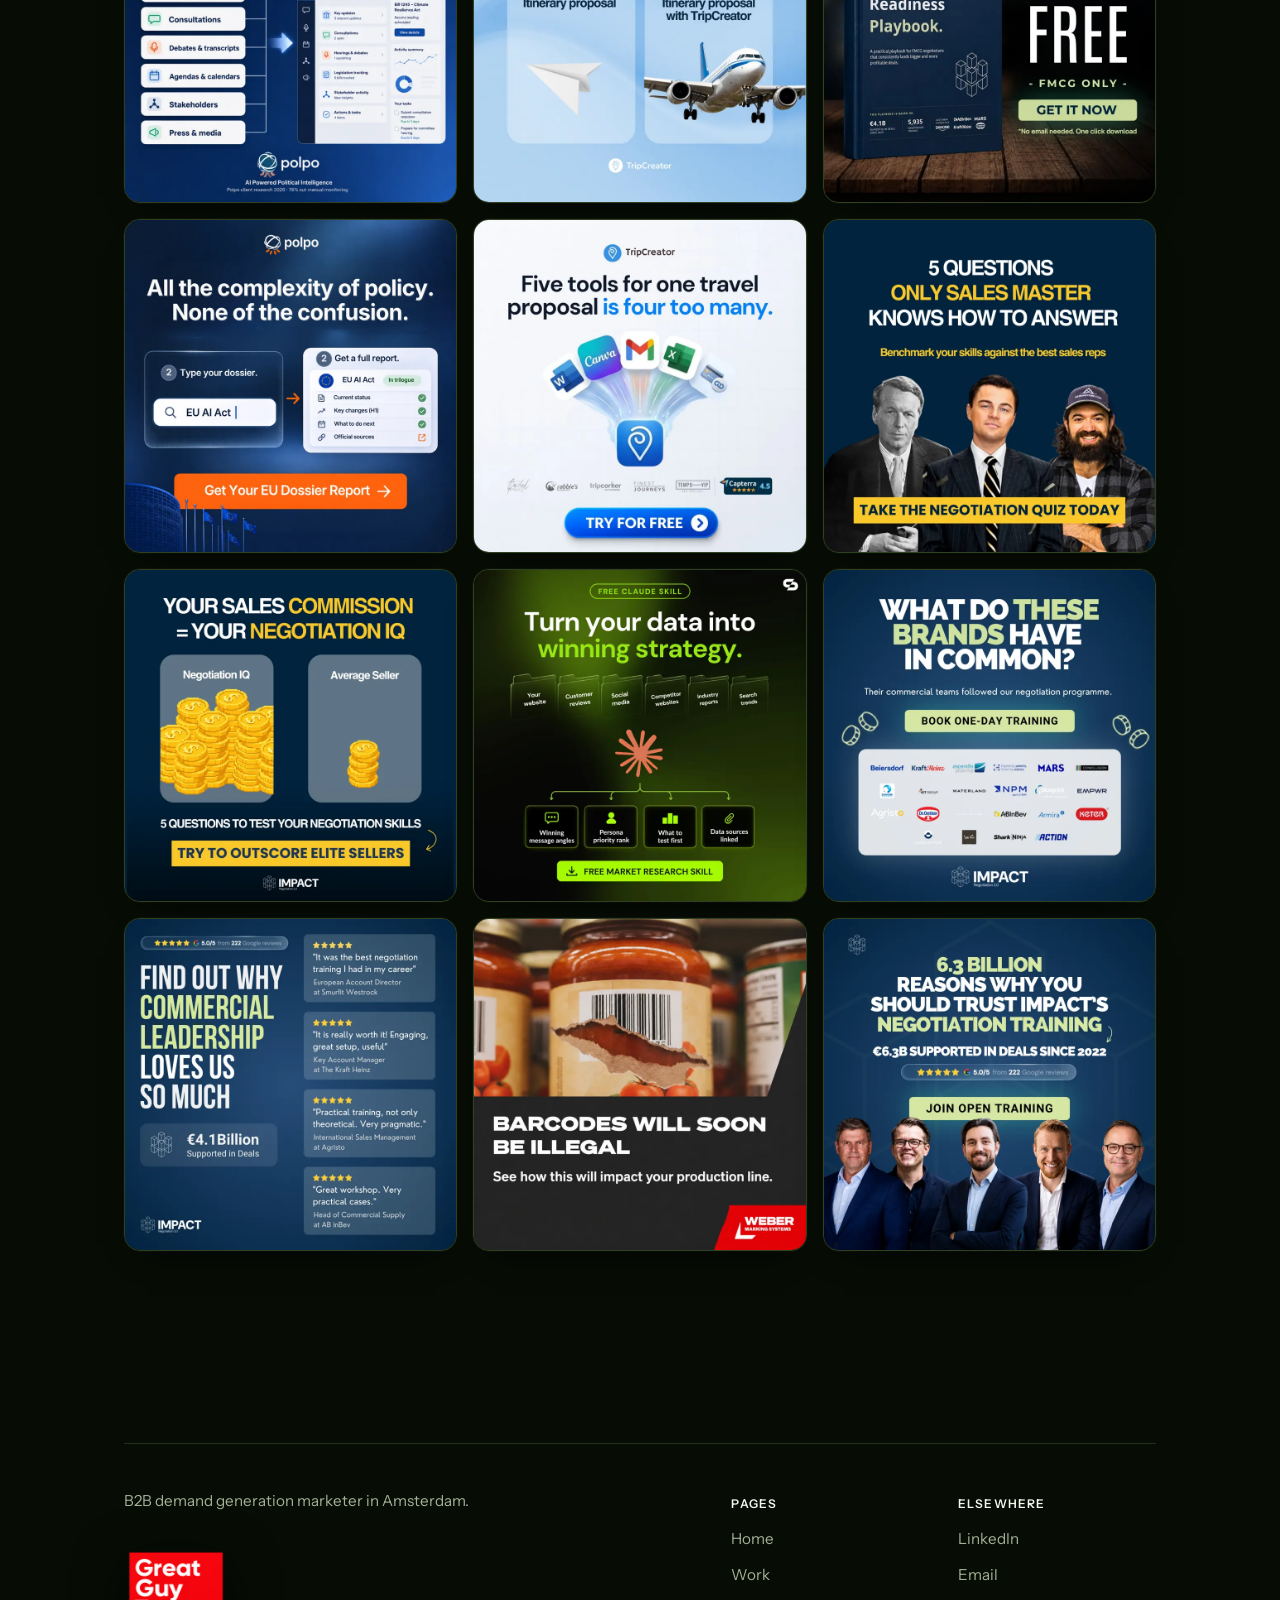
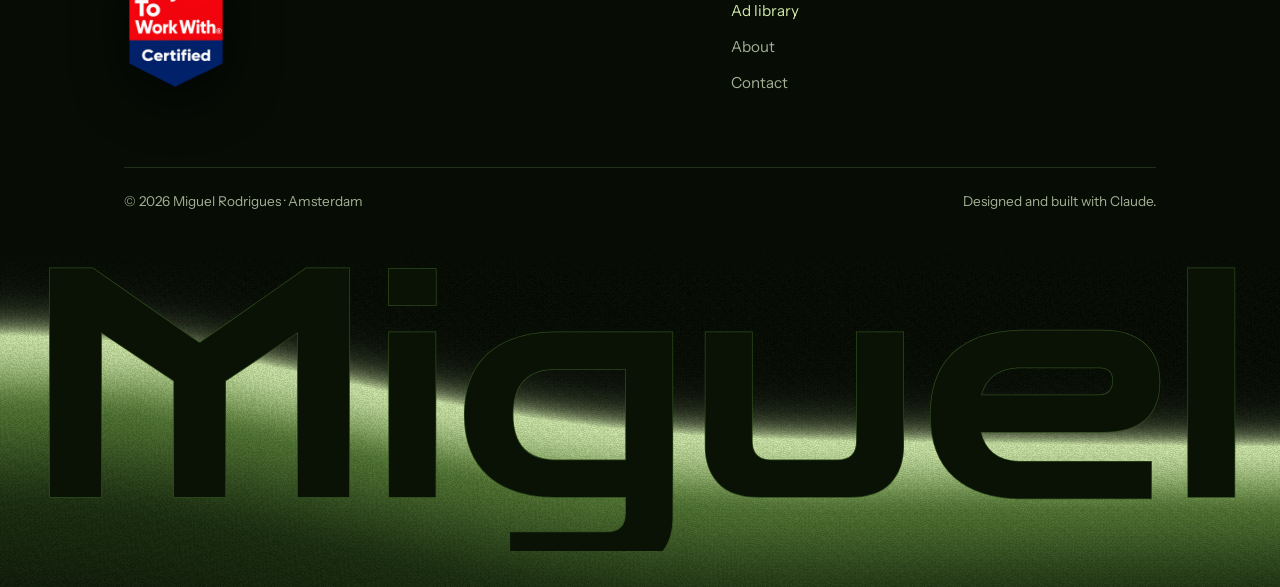
<file: ads.html>
<!doctype html><html lang="en"><head><meta charset="utf-8"><meta name="viewport" content="width=device-width,initial-scale=1">
<title>B2B ad library | Miguel Rodrigues</title><meta name="description" content="B2B demand generation marketer in Amsterdam. LinkedIn Ads, outbound, landing pages and content. Open to Demand Gen and Growth roles in B2B.">
<meta property="og:title" content="Miguel Rodrigues | B2B Demand Generation Marketer"><meta property="og:description" content="B2B demand generation marketer in Amsterdam. LinkedIn Ads, outbound, landing pages and content. Open to Demand Gen and Growth roles in B2B."><meta property="og:type" content="website"><meta property="og:url" content="https://miigueliv.github.io/portfolio/ads.html"><meta property="og:image" content="https://miigueliv.github.io/portfolio/og.jpg"><meta property="og:image:width" content="1200"><meta property="og:image:height" content="630"><meta property="og:image:alt" content="Miguel Rodrigues, B2B demand generation marketer in Amsterdam."><meta property="og:site_name" content="Miguel Rodrigues"><meta name="twitter:card" content="summary_large_image"><link rel="preconnect" href="https://fonts.googleapis.com"><link rel="preconnect" href="https://fonts.gstatic.com" crossorigin>
<link href="https://fonts.googleapis.com/css2?family=Zen+Dots&family=Instrument+Sans:wght@400;600&display=swap" rel="stylesheet">
<link rel="icon" href="favicon.svg" type="image/svg+xml">
<link rel="stylesheet" href="style.css"></head><body><div class="wrap">
<a class="skip" href="#main">Skip to content</a>
<nav><a class="logo" href="index.html">Miguel Rodrigues</a><ul><li><a href="index.html">Home</a></li><li><a href="work.html">Work</a></li><li><a href="ads.html">Ad library</a></li><li><a href="about.html">About</a></li><li><a href="contact.html">Contact</a></li></ul></nav>
<section style="padding-top:0" id="main" tabindex="-1"><div class="phead"><h1>B2B ad library</h1><p>A selection of B2B ads I’ve created for clients. Click any ad to enlarge it.</p></div><div class="chips" role="group" aria-label="Filter by client"><button type="button" aria-pressed="true" data-f="all">All</button><button type="button" aria-pressed="false" data-f="Impact Negotiation Group">Impact Negotiation Group</button><button type="button" aria-pressed="false" data-f="Polpo">Polpo</button><button type="button" aria-pressed="false" data-f="TripCreator">TripCreator</button><button type="button" aria-pressed="false" data-f="Other">Other</button></div><p class="fcount" role="status">Showing all 21 ads</p><div class="grid">
<button type="button" data-b="Impact Negotiation Group" aria-label="Enlarge ad: The Blueprint to Win a Price Increase, download now"><img src="ads/ad-01.webp" alt="The Blueprint to Win a Price Increase, download now" loading="lazy" width="800" height="800"></button>
<button type="button" data-b="TripCreator" aria-label="Enlarge ad: Turn itineraries into beautiful proposals"><img src="ads/ad-09.webp" alt="Turn itineraries into beautiful proposals" loading="lazy" width="800" height="800"></button>
<button type="button" data-b="Polpo" aria-label="Enlarge ad: Imagine a report on the dossiers that matter to you, free EU Dossier Report"><img src="ads/ad-19.webp" alt="Imagine a report on the dossiers that matter to you, free EU Dossier Report" loading="lazy" width="800" height="800"></button>
<button type="button" data-b="Other" aria-label="Enlarge ad: Turn your data into winning strategy, free market research skill"><img src="ads/ad-14.webp" alt="Turn your data into winning strategy, free market research skill" loading="lazy" width="800" height="800"></button>
<button type="button" data-b="Polpo" aria-label="Enlarge ad: Don’t tell me you’re still checking policy updates by hand"><img src="ads/ad-07.webp" alt="Don’t tell me you’re still checking policy updates by hand" loading="lazy" width="800" height="800"></button>
<button type="button" data-b="TripCreator" aria-label="Enlarge ad: From first enquiry to final invoice, one platform"><img src="ads/ad-11.webp" alt="From first enquiry to final invoice, one platform" loading="lazy" width="800" height="800"></button>
<button type="button" data-b="Impact Negotiation Group" aria-label="Enlarge ad: Negotiation IQ is your highest-paying asset, try to outscore elite sellers"><img src="ads/ad-02.webp" alt="Negotiation IQ is your highest-paying asset, try to outscore elite sellers" loading="lazy" width="800" height="800"></button>
<button type="button" data-b="Polpo" aria-label="Enlarge ad: Move from policy monitoring to next steps faster, free EU Dossier Report"><img src="ads/ad-20.webp" alt="Move from policy monitoring to next steps faster, free EU Dossier Report" loading="lazy" width="800" height="800"></button>
<button type="button" data-b="Other" aria-label="Enlarge ad: There’s a better way to manage your workforce"><img src="ads/ad-13.webp" alt="There’s a better way to manage your workforce" loading="lazy" width="800" height="800"></button>
<button type="button" data-b="Polpo" aria-label="Enlarge ad: Stop chasing political updates, start acting on them"><img src="ads/ad-08.webp" alt="Stop chasing political updates, start acting on them" loading="lazy" width="800" height="800"></button>
<button type="button" data-b="TripCreator" aria-label="Enlarge ad: There’s a better way to create travel itineraries"><img src="ads/ad-10.webp" alt="There’s a better way to create travel itineraries" loading="lazy" width="800" height="800"></button>
<button type="button" data-b="Impact Negotiation Group" aria-label="Enlarge ad: The Negotiation Readiness Playbook, free"><img src="ads/ad-03.webp" alt="The Negotiation Readiness Playbook, free" loading="lazy" width="800" height="800"></button>
<button type="button" data-b="Polpo" aria-label="Enlarge ad: All the complexity of policy, none of the confusion, get your EU Dossier Report"><img src="ads/ad-21.webp" alt="All the complexity of policy, none of the confusion, get your EU Dossier Report" loading="lazy" width="800" height="800"></button>
<button type="button" data-b="TripCreator" aria-label="Enlarge ad: Five tools for one travel proposal is four too many"><img src="ads/ad-12.webp" alt="Five tools for one travel proposal is four too many" loading="lazy" width="800" height="800"></button>
<button type="button" data-b="Impact Negotiation Group" aria-label="Enlarge ad: 5 questions only a sales master knows how to answer"><img src="ads/ad-04.webp" alt="5 questions only a sales master knows how to answer" loading="lazy" width="800" height="800"></button>
<button type="button" data-b="Impact Negotiation Group" aria-label="Enlarge ad: Your sales commission equals your negotiation IQ"><img src="ads/ad-05.webp" alt="Your sales commission equals your negotiation IQ" loading="lazy" width="800" height="800"></button>
<button type="button" data-b="Other" aria-label="Enlarge ad: Turn your data into winning strategy, free market research skill"><img src="ads/ad-15.webp" alt="Turn your data into winning strategy, free market research skill" loading="lazy" width="800" height="800"></button>
<button type="button" data-b="Impact Negotiation Group" aria-label="Enlarge ad: What do these brands have in common? Book one-day training"><img src="ads/ad-06.webp" alt="What do these brands have in common? Book one-day training" loading="lazy" width="800" height="800"></button>
<button type="button" data-b="Impact Negotiation Group" aria-label="Enlarge ad: Find out why commercial leadership loves us so much, €4.1 billion supported in deals"><img src="ads/ad-16.webp" alt="Find out why commercial leadership loves us so much, €4.1 billion supported in deals" loading="lazy" width="800" height="800"></button>
<button type="button" data-b="Other" aria-label="Enlarge ad: Barcodes will soon be illegal, see how this will impact your production line"><img src="ads/ad-18.webp" alt="Barcodes will soon be illegal, see how this will impact your production line" loading="lazy" width="800" height="800"></button>
<button type="button" data-b="Impact Negotiation Group" aria-label="Enlarge ad: 6.3 billion reasons why you should trust Impact’s negotiation training, join open training"><img src="ads/ad-17.webp" alt="6.3 billion reasons why you should trust Impact’s negotiation training, join open training" loading="lazy" width="800" height="800"></button>
</div></section><div id="lb" hidden role="dialog" aria-modal="true" aria-label="Enlarged ad"><button type="button" class="lbx" aria-label="Close enlarged ad"><span aria-hidden="true">×</span></button><img alt=""></div>
<footer>
<div class="fgrid">
<div class="fintro"><p class="ftag">B2B demand generation marketer in Amsterdam.</p>
<img class="fbadge" src="great-guy.png" alt="Novelty badge reading Great Guy To Work With, Certified" width="234" height="340" loading="lazy"></div>
<nav class="fnav" aria-label="Footer">
<div><h3>Pages</h3><ul><li><a href="index.html">Home</a></li><li><a href="work.html">Work</a></li><li><a href="ads.html">Ad library</a></li><li><a href="about.html">About</a></li><li><a href="contact.html">Contact</a></li></ul></div>
<div><h3>Elsewhere</h3><ul><li><a href="https://www.linkedin.com/in/miguelcmr/">LinkedIn</a></li><li><a href="mailto:miguel.menezes.06@gmail.com">Email</a></li></ul></div>
</nav></div>
<div class="fbase"><span>&copy; 2026 Miguel Rodrigues &middot; Amsterdam</span><span>Designed and built with Claude.</span></div>
<p class="fword" aria-hidden="true">Miguel</p>
</footer></div><script src="script.js"></script><script src="flow.js"></script></body></html>
</file>
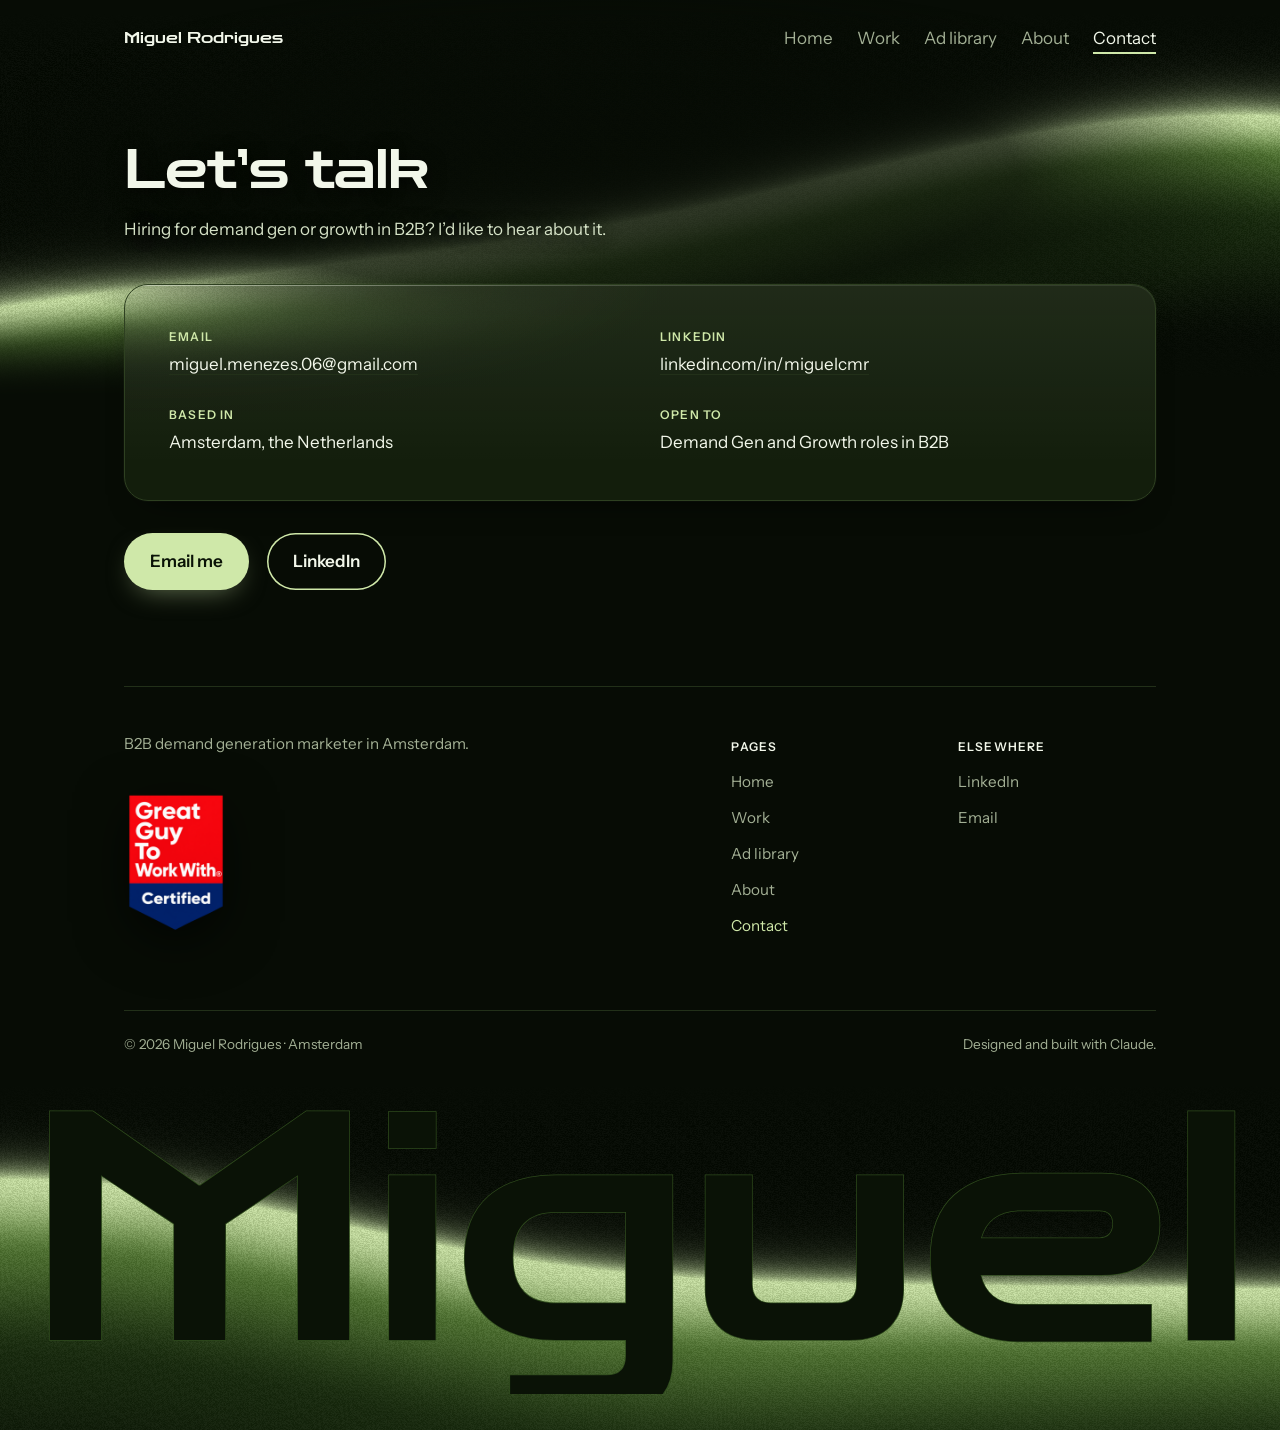
<file: contact.html>
<!doctype html><html lang="en"><head><meta charset="utf-8"><meta name="viewport" content="width=device-width,initial-scale=1">
<title>Contact | Miguel Rodrigues</title><meta name="description" content="B2B demand generation marketer in Amsterdam. LinkedIn Ads, outbound, landing pages and content. Open to Demand Gen and Growth roles in B2B.">
<meta property="og:title" content="Miguel Rodrigues | B2B Demand Generation Marketer"><meta property="og:description" content="B2B demand generation marketer in Amsterdam. LinkedIn Ads, outbound, landing pages and content. Open to Demand Gen and Growth roles in B2B."><meta property="og:type" content="website"><meta property="og:url" content="https://miigueliv.github.io/portfolio/contact.html"><meta property="og:image" content="https://miigueliv.github.io/portfolio/og.jpg"><meta property="og:image:width" content="1200"><meta property="og:image:height" content="630"><meta property="og:image:alt" content="Miguel Rodrigues, B2B demand generation marketer in Amsterdam."><meta property="og:site_name" content="Miguel Rodrigues"><meta name="twitter:card" content="summary_large_image"><link rel="preconnect" href="https://fonts.googleapis.com"><link rel="preconnect" href="https://fonts.gstatic.com" crossorigin>
<link href="https://fonts.googleapis.com/css2?family=Zen+Dots&family=Instrument+Sans:wght@400;600&display=swap" rel="stylesheet">
<link rel="icon" href="favicon.svg" type="image/svg+xml">
<link rel="stylesheet" href="style.css"></head><body><div class="wrap">
<a class="skip" href="#main">Skip to content</a>
<nav><a class="logo" href="index.html">Miguel Rodrigues</a><ul><li><a href="index.html">Home</a></li><li><a href="work.html">Work</a></li><li><a href="ads.html">Ad library</a></li><li><a href="about.html">About</a></li><li><a href="contact.html">Contact</a></li></ul></nav>
<header class="phead glowhead" id="main" tabindex="-1"><h1>Let’s talk</h1><p>Hiring for demand gen or growth in B2B? I’d like to hear about it.</p></header>
<section class="panel cgrid"><div><h4>Email</h4><a href="mailto:miguel.menezes.06@gmail.com">miguel.menezes.06@gmail.com</a></div><div><h4>LinkedIn</h4><a href="https://www.linkedin.com/in/miguelcmr/">linkedin.com/in/miguelcmr</a></div><div><h4>Based in</h4><p>Amsterdam, the Netherlands</p></div><div><h4>Open to</h4><p>Demand Gen and Growth roles in B2B</p></div></section>
<div class="actions" style="margin-bottom:72px"><a class="btn" href="mailto:miguel.menezes.06@gmail.com">Email me</a><a class="btn ghost" href="https://www.linkedin.com/in/miguelcmr/">LinkedIn</a></div>
<footer>
<div class="fgrid">
<div class="fintro"><p class="ftag">B2B demand generation marketer in Amsterdam.</p>
<img class="fbadge" src="great-guy.png" alt="Novelty badge reading Great Guy To Work With, Certified" width="234" height="340" loading="lazy"></div>
<nav class="fnav" aria-label="Footer">
<div><h3>Pages</h3><ul><li><a href="index.html">Home</a></li><li><a href="work.html">Work</a></li><li><a href="ads.html">Ad library</a></li><li><a href="about.html">About</a></li><li><a href="contact.html">Contact</a></li></ul></div>
<div><h3>Elsewhere</h3><ul><li><a href="https://www.linkedin.com/in/miguelcmr/">LinkedIn</a></li><li><a href="mailto:miguel.menezes.06@gmail.com">Email</a></li></ul></div>
</nav></div>
<div class="fbase"><span>&copy; 2026 Miguel Rodrigues &middot; Amsterdam</span><span>Designed and built with Claude.</span></div>
<p class="fword" aria-hidden="true">Miguel</p>
</footer></div><script src="script.js"></script><script src="flow.js"></script></body></html>
</file>
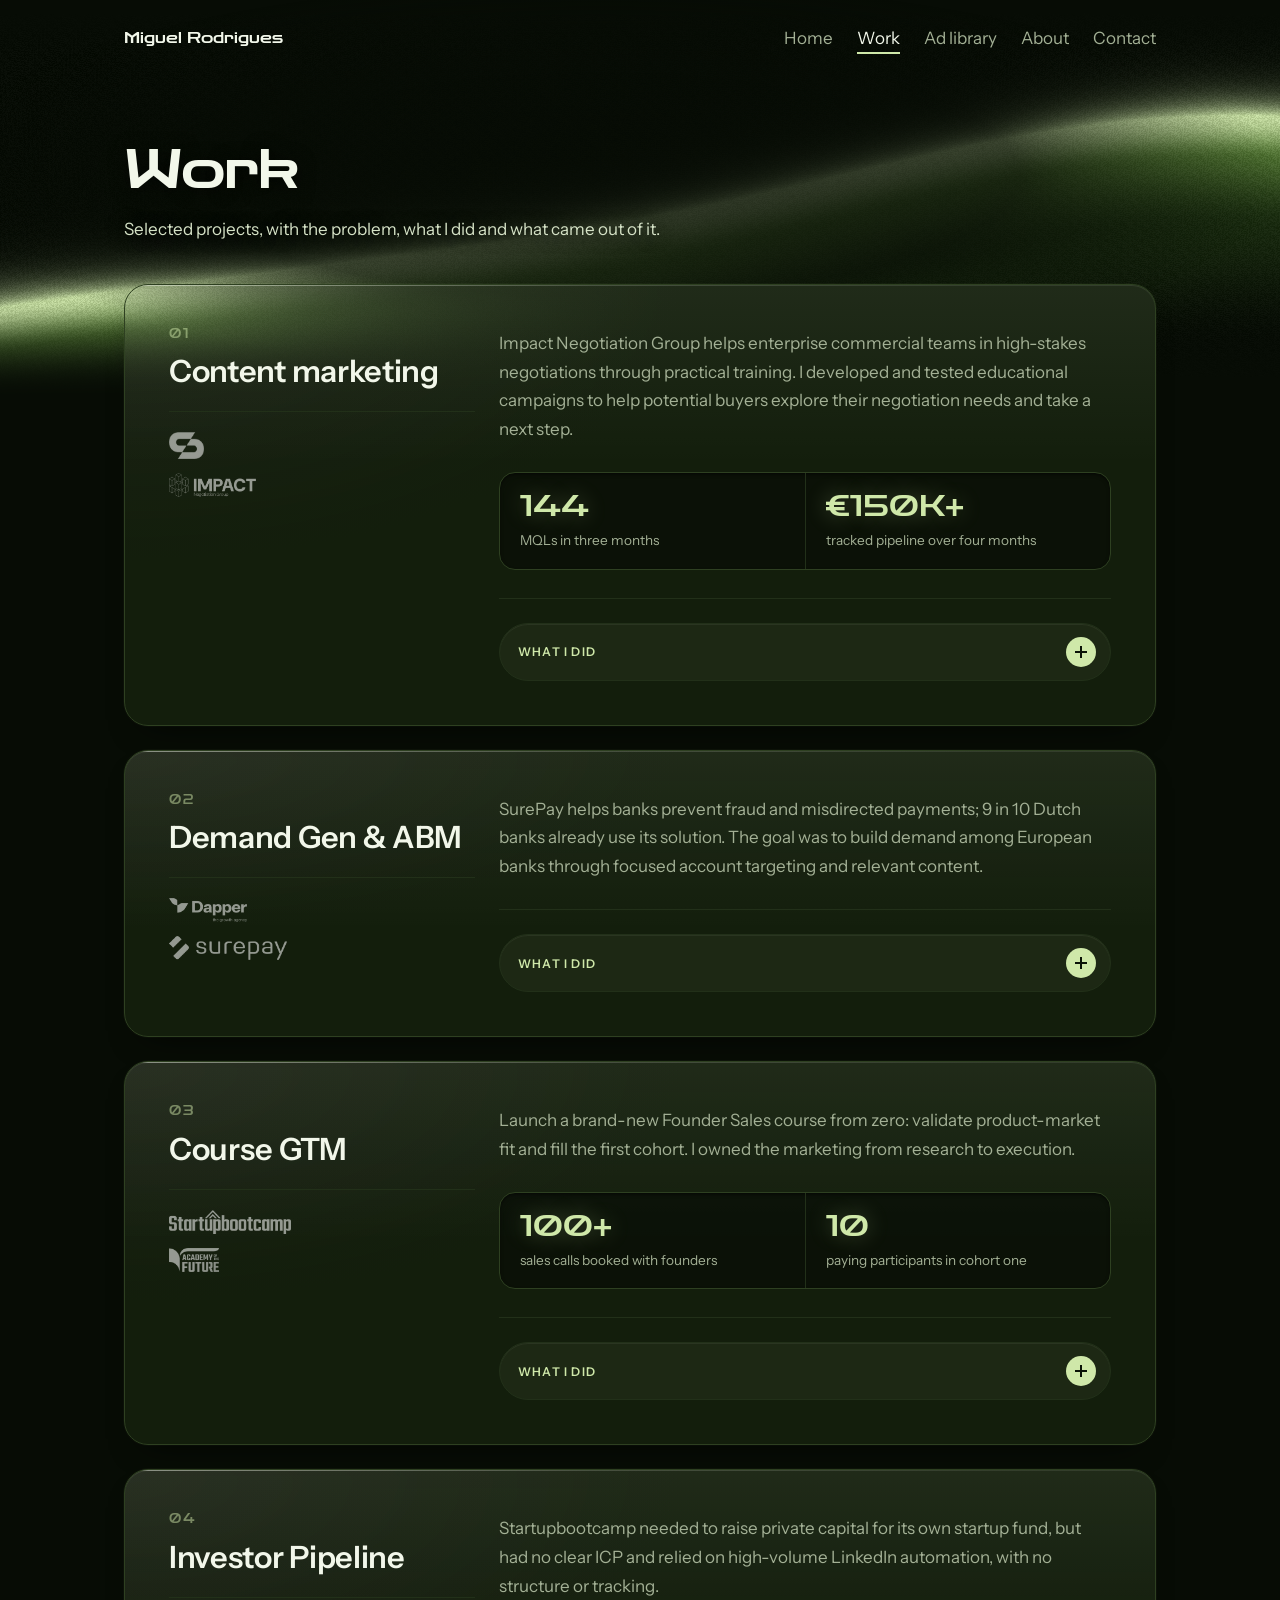
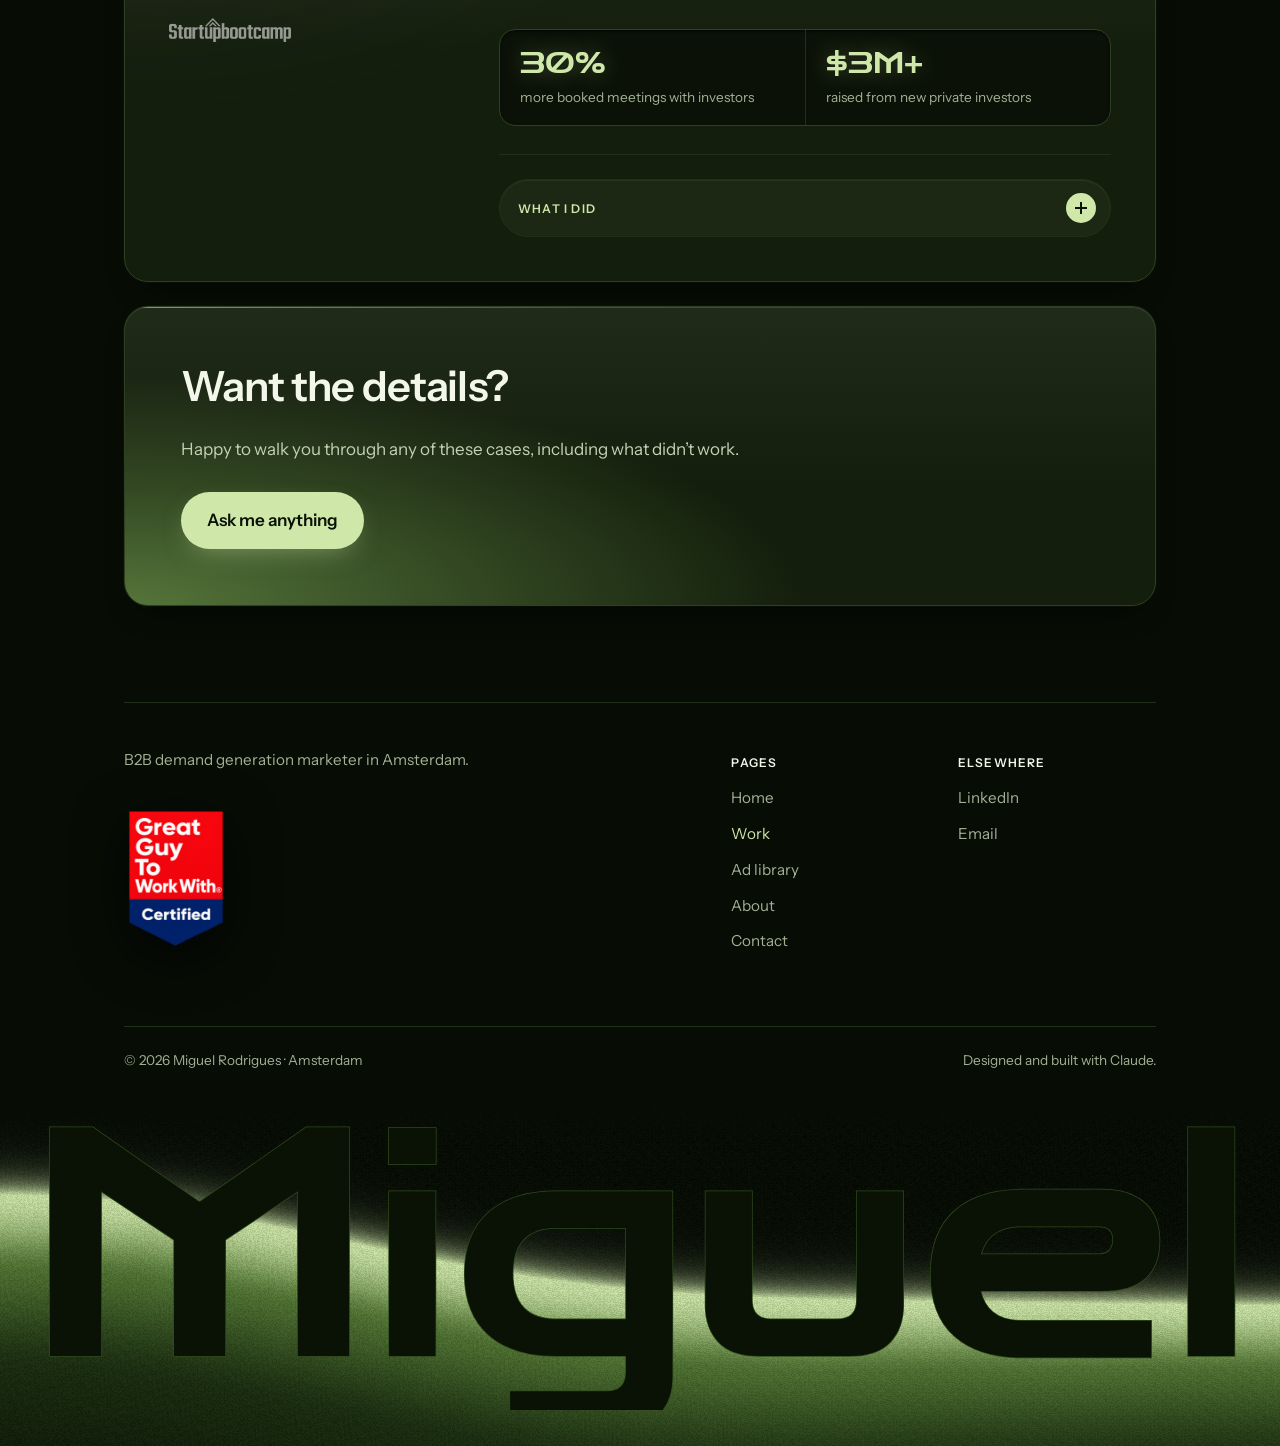
<file: work.html>
<!doctype html><html lang="en"><head><meta charset="utf-8"><meta name="viewport" content="width=device-width,initial-scale=1">
<title>Work | Miguel Rodrigues</title><meta name="description" content="B2B demand generation marketer in Amsterdam. LinkedIn Ads, outbound, landing pages and content. Open to Demand Gen and Growth roles in B2B.">
<meta property="og:title" content="Miguel Rodrigues | B2B Demand Generation Marketer"><meta property="og:description" content="B2B demand generation marketer in Amsterdam. LinkedIn Ads, outbound, landing pages and content. Open to Demand Gen and Growth roles in B2B."><meta property="og:type" content="website"><meta property="og:url" content="https://miigueliv.github.io/portfolio/work.html"><meta property="og:image" content="https://miigueliv.github.io/portfolio/og.jpg"><meta property="og:image:width" content="1200"><meta property="og:image:height" content="630"><meta property="og:image:alt" content="Miguel Rodrigues, B2B demand generation marketer in Amsterdam."><meta property="og:site_name" content="Miguel Rodrigues"><meta name="twitter:card" content="summary_large_image"><link rel="preconnect" href="https://fonts.googleapis.com"><link rel="preconnect" href="https://fonts.gstatic.com" crossorigin>
<link href="https://fonts.googleapis.com/css2?family=Zen+Dots&family=Instrument+Sans:wght@400;600&display=swap" rel="stylesheet">
<link rel="icon" href="favicon.svg" type="image/svg+xml">
<link rel="stylesheet" href="style.css"></head><body data-page="work"><div class="wrap">
<a class="skip" href="#main">Skip to content</a>
<nav><a class="logo" href="index.html">Miguel Rodrigues</a><ul><li><a href="index.html">Home</a></li><li><a href="work.html">Work</a></li><li><a href="ads.html">Ad library</a></li><li><a href="about.html">About</a></li><li><a href="contact.html">Contact</a></li></ul></nav>
<header class="phead glowhead" id="main" tabindex="-1"><h1>Work</h1><p>Selected projects, with the problem, what I did and what came out of it.</p></header>
<article class="case"><div><span class="cn" aria-hidden="true">01</span><h3>Content marketing</h3><div class="clogos"><img src="clients/sprints-sneakers.webp" alt="Sprints & Sneakers" width="105" height="80" class="sq"><span aria-hidden="true">×</span><img src="clients/impact.webp" alt="Impact Negotiation Group" width="291" height="80"></div></div><div>
<p>Impact Negotiation Group helps enterprise commercial teams in high-stakes negotiations through practical training. I developed and tested educational campaigns to help potential buyers explore their negotiation needs and take a next step.</p>
<div class="stats"><div><b>144</b><span>MQLs in three months</span></div><div><b>€150K+</b><span>tracked pipeline over four months</span></div></div>
<div class="more"><button type="button" class="more-btn" aria-expanded="false" aria-controls="more-1">What I did<i aria-hidden="true">+</i></button><div class="more-body" id="more-1"><div><ul><li>30+ LinkedIn ads and four lead generation campaigns.</li><li>Two landing pages and three downloadable resources sharing niche frameworks.</li><li>A negotiation quiz integrated into the website.</li><li>20+ thought leadership posts, including a targeted video series.</li><li>An email nurture sequence for MQLs.</li></ul>
<h4>What worked</h4><ul><li>The two playbook campaigns generated 74 MQLs in three months.</li><li>A checklist generated 49 MQLs in two months.</li><li>The quiz generated 21 MQLs.</li></ul>
<h4>What didn’t work</h4><p>The free consultation generated 3 SQLs, but its high cost and low conversion made it uneconomical to scale.</p>
<h4>Landing pages</h4><p><a class="lnk" href="https://impactnegotiationgroup.com/negotiation-consulting">Negotiation Consulting page</a><br><a class="lnk" href="https://impactnegotiationgroup.com/negotiation-training">Negotiation Training page</a></p></div></div></div></div></article>
<article class="case"><div><span class="cn" aria-hidden="true">02</span><h3>Demand Gen &amp; ABM</h3><div class="clogos"><img src="clients/dapper.webp" alt="Dapper" width="261" height="80"><span aria-hidden="true">×</span><img src="clients/surepay.webp" alt="SurePay" width="392" height="80"></div></div><div>
<p>SurePay helps banks prevent fraud and misdirected payments; 9 in 10 Dutch banks already use its solution. The goal was to build demand among European banks through focused account targeting and relevant content.</p>
<div class="more"><button type="button" class="more-btn" aria-expanded="false" aria-controls="more-2">What I did<i aria-hidden="true">+</i></button><div class="more-body" id="more-2"><div><ul><li>Defined the ICP for medium to large banks and mapped buyers across payments, compliance, fraud, IT, security and privacy.</li><li>Built and enriched a tiered list of target banks, checking accounts against the ICP.</li><li>Produced SEO articles, expert-led LinkedIn posts, educational videos, carousels and single-image ads.</li><li>Connected the content to blogs, white papers and demo booking pages; promoted it through LinkedIn Ads and retargeted engaged audiences.</li></ul>
<p style="margin-top:12px"><a class="lnk" href="https://www.surepay.eu/verification-of-payee-in-the-eu/">Read an SEO article from the project</a></p></div></div></div></div></article>
<article class="case"><div><span class="cn" aria-hidden="true">03</span><h3>Course GTM</h3><div class="clogos"><img src="clients/startupbootcamp.webp" alt="Startupbootcamp" width="408" height="80"><span aria-hidden="true">×</span><img src="clients/academy-of-the-future.webp" alt="Academy of the Future" width="168" height="80"></div></div><div>
<p>Launch a brand-new Founder Sales course from zero: validate product-market fit and fill the first cohort. I owned the marketing from research to execution.</p>
<div class="stats"><div><b>100+</b><span>sales calls booked with founders</span></div><div><b>10</b><span>paying participants in cohort one</span></div></div>
<div class="more"><button type="button" class="more-btn" aria-expanded="false" aria-controls="more-3">What I did<i aria-hidden="true">+</i></button><div class="more-body" id="more-3"><div><ul><li>Interviewed customers and mapped the positioning, funnels and messaging of 10+ competing sales courses.</li><li>Wrote the full landing page copy, built a sales deck and co-created promo videos.</li><li>Set up HubSpot lead nurturing, contract workflows and a funnel dashboard.</li><li>Ran LinkedIn and email outbound to early-stage founders.</li></ul>
<p style="margin-top:12px"><a class="lnk" href="https://www.startupbootcamp.org/academyofthefuture/forfounders">See the landing page</a></p></div></div></div></div></article>
<article class="case"><div><span class="cn" aria-hidden="true">04</span><h3>Investor Pipeline</h3><div class="clogos"><img src="clients/startupbootcamp.webp" alt="Startupbootcamp" width="408" height="80"></div></div><div>
<p>Startupbootcamp needed to raise private capital for its own startup fund, but had no clear ICP and relied on high-volume LinkedIn automation, with no structure or tracking.</p>
<div class="stats"><div><b>30%</b><span>more booked meetings with investors</span></div><div><b>$3M+</b><span>raised from new private investors</span></div></div>
<div class="more"><button type="button" class="more-btn" aria-expanded="false" aria-controls="more-4">What I did<i aria-hidden="true">+</i></button><div class="more-body" id="more-4"><div><ul><li>Rewrote the investor-facing LinkedIn profiles across the team around the fund’s story.</li><li>Brought in Apollo.io to source and qualify investor leads at scale.</li><li>Added email to the LinkedIn automation with Lemlist, building multi-touch, multi-channel sequences.</li><li>Built a HubSpot pipeline from scratch, plus a dashboard for the key funnel metrics.</li></ul></div></div></div></div></article>
<div class="dark"><h2>Want the details?</h2><p>Happy to walk you through any of these cases, including what didn’t work.</p><a class="btn" href="contact.html">Ask me anything</a></div>
<footer>
<div class="fgrid">
<div class="fintro"><p class="ftag">B2B demand generation marketer in Amsterdam.</p>
<img class="fbadge" src="great-guy.png" alt="Novelty badge reading Great Guy To Work With, Certified" width="234" height="340" loading="lazy"></div>
<nav class="fnav" aria-label="Footer">
<div><h3>Pages</h3><ul><li><a href="index.html">Home</a></li><li><a href="work.html">Work</a></li><li><a href="ads.html">Ad library</a></li><li><a href="about.html">About</a></li><li><a href="contact.html">Contact</a></li></ul></div>
<div><h3>Elsewhere</h3><ul><li><a href="https://www.linkedin.com/in/miguelcmr/">LinkedIn</a></li><li><a href="mailto:miguel.menezes.06@gmail.com">Email</a></li></ul></div>
</nav></div>
<div class="fbase"><span>&copy; 2026 Miguel Rodrigues &middot; Amsterdam</span><span>Designed and built with Claude.</span></div>
<p class="fword" aria-hidden="true">Miguel</p>
</footer></div><script src="script.js"></script><script src="flow.js"></script></body></html>
</file>
<file: style.css>
:root{--bg:#070C05;--panel:#0E1709;--ink:#F2F7EA;--mute:#A3B095;--line:#223019;--acc:#CFE8A9;--deep:#3F5A2A;--ease:cubic-bezier(.2,.8,.2,1)}
*{box-sizing:border-box;margin:0}
html{scroll-behavior:smooth}
body{background:var(--bg);color:var(--ink);font:17px/1.7 "Instrument Sans",system-ui,sans-serif;-webkit-font-smoothing:antialiased}
h1,h2,h3{font-family:"Instrument Sans",system-ui,sans-serif;font-weight:600;letter-spacing:-.02em;line-height:1.15}
h1{font-size:clamp(1.7rem,4.6vw,3.1rem)}
h2{font-size:clamp(1.3rem,3vw,1.9rem);margin-bottom:1.5rem}
h3{font-size:1.05rem}
p{max-width:62ch;color:var(--mute)}
a{color:inherit}
.wrap{max-width:1080px;margin:0 auto;padding:0 24px}
section{padding:72px 0}
nav{display:flex;justify-content:space-between;align-items:center;flex-wrap:wrap;gap:12px;padding:24px 0}
.logo{text-decoration:none;font-size:.95rem}
nav ul{display:flex;gap:24px;list-style:none;padding:0;flex-wrap:wrap}
nav a:not(.logo){text-decoration:none;color:var(--mute);padding:4px 0;border-bottom:2px solid transparent;transition:color .2s}
nav a:not(.logo):hover,nav a[aria-current]{color:var(--ink);border-color:var(--acc)}
a:focus-visible,button:focus-visible{outline:3px solid var(--acc);outline-offset:3px;border-radius:4px}
.vh{position:absolute;width:1px;height:1px;padding:0;overflow:hidden;clip:rect(0 0 0 0);white-space:nowrap;border:0}
.skip{position:absolute;left:24px;top:-100px;z-index:100;background:var(--acc);color:#0A1206;font-weight:600;text-decoration:none;padding:10px 18px;border-radius:999px;transition:top .18s var(--ease)}
.skip:focus{top:12px}
:root{--img:url(banner.jpg)}
.banner{min-height:420px;border-radius:24px;background:linear-gradient(to left,rgba(3,8,3,.9) 0,rgba(3,8,3,.55) 40%,rgba(3,8,3,0) 65%),var(--img) left center/auto 100% no-repeat,#030c00;display:flex;flex-direction:column;justify-content:flex-end;align-items:flex-end;text-align:right;padding:48px;margin-top:8px;animation:rise 1.1s var(--ease) both}
.banner h1{font-size:clamp(1.3rem,2.7vw,2.2rem)}
.banner p{margin-top:16px;color:#D5E2C6}
@keyframes rise{from{opacity:0;transform:translateY(16px)}to{opacity:1;transform:none}}
.actions{margin:32px 0 0}
.btn{display:inline-block;background:var(--acc);color:#0A1206;text-decoration:none;padding:14px 26px;border-radius:999px;font-weight:600;box-shadow:0 10px 28px -12px rgba(207,232,169,.55);transition:transform .25s var(--ease),box-shadow .25s var(--ease)}
.btn:hover{transform:translateY(-3px);box-shadow:0 16px 30px -12px rgba(207,232,169,.7)}
.btn:active{transform:translateY(0)}
.btn.ghost{background:transparent;color:var(--ink);box-shadow:inset 0 0 0 1.5px var(--acc);margin-left:18px}
.funnel{display:grid;gap:10px;max-width:560px;margin-top:56px}
.funnel div{height:54px;background:linear-gradient(90deg,var(--acc),#8FB36A);border-radius:10px;color:#0A1206;font-weight:600;display:flex;align-items:center;padding-left:18px;transform-origin:left;animation:grow 1s var(--ease) both .4s}
.funnel div:nth-child(1){width:100%}.funnel div:nth-child(2){width:78%;animation-delay:.65s}
.funnel div:nth-child(3){width:54%;animation-delay:.9s}.funnel div:nth-child(4){width:32%;animation-delay:1.15s;background:#fff}
@keyframes grow{from{transform:scaleX(0)}to{transform:scaleX(1)}}
.rows>div{display:grid;grid-template-columns:1fr 2fr;gap:24px;padding:28px 0;border-top:1px solid var(--line)}
.rows>div:last-child{border-bottom:1px solid var(--line)}
.dark{background:radial-gradient(120% 140% at 0% 100%,#4C6B33 0,var(--panel) 55%);border:1px solid var(--line);border-radius:24px;padding:56px;margin:24px 0 72px}
.dark p{color:#C3D1B4;margin-bottom:28px}
.case{padding:40px 0;border-top:1px solid var(--line);display:grid;grid-template-columns:1fr 2fr;gap:24px}
.case ul{padding-left:20px;color:var(--mute)}
.bars{margin-top:20px;display:grid;gap:10px;max-width:520px}
.bars span{display:block;font-size:.9rem;color:var(--mute)}
.bars i{display:block;height:34px;border-radius:8px;background:var(--deep);transform-origin:left;transform:scaleX(0);transition:transform 1.1s var(--ease)}
.bars i.after{background:var(--acc)}
.bars.in i{transform:scaleX(1)}
.bars .b1{width:18%}.bars .b2{width:100%}
.tl{list-style:none;padding:0;border-left:2px solid var(--line);color:var(--mute)}
.tl li{padding:0 0 28px 24px;position:relative}
.tl li:before{content:"";position:absolute;left:-7px;top:9px;width:12px;height:12px;border-radius:50%;background:var(--acc)}
.tl b{color:var(--ink);font-size:1.05rem}
.tags{display:flex;flex-wrap:wrap;gap:10px;list-style:none;padding:0}
.tags li{background:var(--panel);border:1px solid var(--line);padding:6px 16px;border-radius:999px;font-size:.95rem;transition:transform .2s var(--ease)}
.tags li:hover{transform:translateY(-2px)}
footer{position:relative;margin-top:96px;border-top:1px solid var(--line);padding:52px 0 36px;color:var(--mute);font-size:.95rem}
.fgrid{display:grid;grid-template-columns:minmax(0,1.25fr) minmax(0,1fr);gap:clamp(32px,6vw,88px);align-items:start}
.fintro{display:grid;gap:28px;justify-items:start}
.ftag{margin:0;max-width:40ch}
.fbadge{display:block;width:104px;height:auto;filter:drop-shadow(0 14px 26px rgba(0,0,0,.65))}
.fnav{display:grid;grid-template-columns:1fr 1fr;gap:28px;align-items:start;padding:0}
.fnav h3{margin:0 0 15px;font:600 .72rem "Instrument Sans",system-ui,sans-serif;letter-spacing:.1em;text-transform:uppercase;color:var(--ink)}
.fnav ul{list-style:none;margin:0;padding:0;display:grid;gap:10px}
.fnav a{color:var(--mute);text-decoration:none;padding:0;border-bottom:0;transition:color .2s}
.fnav a:hover,.fnav a[aria-current]{color:var(--acc);border-bottom:0}
.fbase{display:flex;justify-content:space-between;flex-wrap:wrap;gap:10px;margin-top:46px;padding-top:22px;border-top:1px solid var(--line);font-size:.85rem}
.fword{width:100vw;margin:18px calc(50% - 50vw) 0;overflow:hidden;text-align:center;white-space:nowrap;font-family:"Zen Dots",sans-serif;font-size:25vw;line-height:1;color:#2E4A1C;user-select:none;pointer-events:none}
@media(max-width:760px){.rows>div,.case{grid-template-columns:1fr}.dark{padding:32px}.banner{min-height:390px;padding:24px;background:linear-gradient(to bottom,rgba(3,8,3,0) 55%,#030c00 100%) left top/100% 250px no-repeat,var(--img) left top/auto 250px no-repeat,#030c00}.banner h1{font-size:1.25rem}.btn.ghost{margin:12px 0 0}}
@media(prefers-reduced-motion:reduce){*{animation:none!important;transition:none!important}.bars i{transform:none}}
.stats{display:flex;gap:32px;flex-wrap:wrap;margin:20px 0}
.stats b{display:block;font:400 1.35rem Michroma,sans-serif;color:var(--acc)}
.stats span{font-size:.85rem;color:var(--mute)}
.case small{display:block;color:var(--mute);margin-top:6px;font-size:.9rem}
.case h4{color:var(--ink);font-weight:600;margin:20px 0 6px}
.case a.lnk{color:var(--acc)}

.chips{display:flex;flex-wrap:wrap;gap:10px;margin:28px 0}
.chips button{font:inherit;font-size:.95rem;background:var(--panel);color:var(--mute);border:1px solid var(--line);border-radius:999px;padding:6px 16px;cursor:pointer;transition:background .2s,color .2s}
.chips button:hover{color:var(--ink)}
.chips button[aria-pressed=true]{background:var(--acc);color:#0A1206;border-color:var(--acc)}
.grid{display:grid;grid-template-columns:repeat(3,1fr);gap:16px}
@media(max-width:760px){.grid{grid-template-columns:repeat(2,1fr)}}
.grid button{padding:0;border:1px solid var(--line);border-radius:14px;overflow:hidden;background:var(--panel);cursor:zoom-in;transition:transform .25s var(--ease),border-color .25s}
.grid button:hover{transform:translateY(-4px);border-color:var(--acc)}
.grid img{display:block;width:100%;height:auto}
#lb{position:fixed;inset:0;background:rgba(3,6,2,.93);display:flex;align-items:center;justify-content:center;padding:24px;z-index:50;cursor:zoom-out}
#lb[hidden]{display:none}
#lb img{max-width:min(92vw,880px);max-height:88vh;height:auto;width:auto;border-radius:12px}
.lbx{position:absolute;top:16px;right:16px;width:48px;height:48px;display:flex;align-items:center;justify-content:center;font:inherit;font-size:1.6rem;line-height:1;background:var(--panel);color:var(--ink);border:1px solid var(--line);border-radius:999px;cursor:pointer;transition:background .2s,color .2s}
.lbx:hover{background:var(--acc);color:#0A1206;border-color:var(--acc)}
.fcount{margin:-10px 0 28px;font-size:.9rem;color:var(--mute)}

.banner{position:relative;overflow:hidden}
.banner:before{content:"";position:absolute;inset:0 0 auto 0;height:2px;background:#F2F7EA}
.logo,.banner h1{font-family:"Zen Dots",Michroma,"Instrument Sans",sans-serif;font-weight:400}

.fintro{margin:-8px 0 28px}
.ftabs{display:inline-flex;gap:6px;padding:6px;margin-bottom:40px;background:var(--panel);border:1px solid var(--line);border-radius:999px}
.ftabs button{font:600 .95rem "Instrument Sans",system-ui,sans-serif;background:transparent;color:var(--mute);border:0;border-radius:999px;padding:10px 22px;cursor:pointer;transition:background .25s var(--ease),color .25s var(--ease)}
.ftabs button:hover{color:var(--ink)}
.ftabs button[aria-pressed=true]{background:var(--acc);color:#0A1206;box-shadow:0 10px 26px -14px rgba(207,232,169,.7)}
.flow{--g:14px;max-width:720px;margin:0 auto}
.flow[hidden]{display:none}
.svcview{overflow:hidden;margin:0 -4px}
.svctrack{display:flex;width:200%;transition:transform .65s var(--ease)}
.svctrack[data-active=cap]{transform:translateX(-50%)}
.svcpanel{flex:0 0 50%;width:50%;display:grid;grid-template-columns:minmax(0,1.15fr) minmax(0,1fr);gap:clamp(24px,4vw,56px);align-items:center;padding:0 4px}
.svcpanel.mirror{grid-template-columns:minmax(0,1fr) minmax(0,1.15fr)}
.svcpanel .svcflow{order:1}
.svcpanel .svctext{order:2}
.svcpanel.mirror .svcflow{order:2}
.svcpanel.mirror .svctext{order:1}
.svcflow{background:var(--panel);border:1px solid var(--line);border-radius:24px;padding:clamp(18px,2.4vw,32px)}
.svctext h3{font:400 clamp(1.7rem,3.2vw,2.6rem)/1.05 "Zen Dots",Michroma,sans-serif;margin:0 0 14px}
.svctext p{color:var(--mute);line-height:1.65;margin:0 0 14px}
.svctext h3+p{color:var(--ink);font-size:1.05rem;margin-bottom:18px}
.svctext h4{font:600 .78rem "Instrument Sans",sans-serif;letter-spacing:.1em;text-transform:uppercase;color:var(--acc);margin:30px 0 14px}
.svcres{list-style:none;padding:0;margin:0 0 28px}
.svcres li{position:relative;padding-left:30px;margin-bottom:11px;color:var(--ink)}
.svcres li:before{content:"↗";position:absolute;left:0;top:.12em;display:grid;place-items:center;width:21px;height:21px;border-radius:50%;background:var(--acc);color:#0A1206;font-size:.72rem;line-height:1}
.svccase{position:relative;display:grid;gap:7px;background:radial-gradient(120% 160% at 0% 0%,rgba(207,232,169,.12) 0,#0A1206 55%);border:1px solid var(--line);border-radius:20px;padding:22px 76px 22px 24px;text-decoration:none;color:var(--ink);transition:border-color .3s var(--ease),transform .3s var(--ease)}
.svccase:hover{border-color:#3A4F2B;transform:translateY(-2px)}
.svccl{font:600 .68rem "Instrument Sans",sans-serif;letter-spacing:.16em;text-transform:uppercase;color:var(--acc)}
.svccc{font-size:.84rem;color:var(--mute)}
.svccn{font-size:.9rem;color:var(--mute)}
.svccn b{display:block;font:400 1.75rem/1.1 "Zen Dots",Michroma,sans-serif;color:var(--acc);text-shadow:0 0 22px rgba(207,232,169,.3);margin-bottom:2px}
.svccase i{position:absolute;right:22px;top:50%;transform:translateY(-50%);display:grid;place-items:center;width:40px;height:40px;border-radius:50%;background:var(--acc);color:#0A1206;font-style:normal;font-size:1.05rem;transition:transform .3s var(--ease)}
.svccase:hover i{transform:translateY(-50%) scale(1.08)}
.frow{position:relative;display:grid;gap:var(--g)}
.frow.n1{grid-template-columns:minmax(0,340px);justify-content:center}
.frow.n2{grid-template-columns:repeat(2,minmax(0,1fr))}
.frow.n3{grid-template-columns:repeat(3,minmax(0,1fr))}
.frow.n4{grid-template-columns:repeat(4,minmax(0,1fr))}
.frow+.frow{margin-top:36px}
.frow+.frow::before{content:"";position:absolute;left:50%;top:-36px;width:1px;height:36px;background:var(--line)}
.frow+.frow.n2::before,.frow+.frow.n3::before,.frow+.frow.n4::before{height:18px}
.frow.n2::after,.frow.n3::after,.frow.n4::after{content:"";position:absolute;top:-18px;height:1px;background:var(--line)}
.frow.n2::after{left:calc((100% - var(--g))/4);right:calc((100% - var(--g))/4)}
.frow.n3::after{left:calc((100% - 2*var(--g))/6);right:calc((100% - 2*var(--g))/6)}
.frow.n4::after{left:calc((100% - 3*var(--g))/8);right:calc((100% - 3*var(--g))/8)}
.frow.n2 .fnode::before,.frow.n3 .fnode::before,.frow.n4 .fnode::before{content:"";position:absolute;left:50%;top:-18px;width:1px;height:18px;background:var(--line)}
.fnode{position:relative;width:100%;font:600 .92rem/1.35 "Instrument Sans",system-ui,sans-serif;color:var(--acc);background:rgba(207,232,169,.10);border:1px solid rgba(207,232,169,.45);border-radius:12px;padding:15px 12px;text-align:center;cursor:help;overflow-wrap:break-word;transition:background .25s var(--ease),border-color .25s var(--ease),transform .25s var(--ease),box-shadow .25s var(--ease)}
.frow.n4{--g:10px}
.frow.n4 .fnode{font-size:.78rem;padding:14px 7px}
.fnode:hover,.fnode.is-open{background:rgba(207,232,169,.18);border-color:var(--acc);transform:translateY(-2px);box-shadow:0 14px 30px -18px rgba(207,232,169,.65)}
.fnode:hover,.fnode:focus-within,.fnode.is-open{z-index:6}
.ft{--tx:-50%;position:absolute;left:50%;top:calc(100% + 12px);transform:translateX(var(--tx)) translateY(-5px);width:max-content;max-width:min(260px,70vw);padding:11px 14px;border-radius:10px;background:#131F0C;border:1px solid rgba(207,232,169,.35);color:#D5E2C6;font:400 .82rem/1.45 "Instrument Sans",system-ui,sans-serif;text-align:left;box-shadow:0 20px 44px -22px rgba(0,0,0,.95);opacity:0;visibility:hidden;pointer-events:none;transition:opacity .2s var(--ease),transform .2s var(--ease)}
.frow:not(.n1) .fnode:first-child .ft{left:0;--tx:0}
.frow:not(.n1) .fnode:last-child .ft{left:auto;right:0;--tx:0}
.frow:last-child .ft{top:auto;bottom:calc(100% + 12px);transform:translateX(var(--tx)) translateY(5px)}
.fnode:hover .ft,.fnode:focus-visible .ft,.fnode.is-open .ft{opacity:1;visibility:visible;transform:translateX(var(--tx)) translateY(0)}
.flow .frow{opacity:0;transform:translateY(10px);transition:opacity .55s var(--ease),transform .55s var(--ease)}
.flow.in .frow{opacity:1;transform:none}
.flow.in .frow:nth-child(2){transition-delay:.05s}.flow.in .frow:nth-child(3){transition-delay:.1s}.flow.in .frow:nth-child(4){transition-delay:.15s}
.flow.in .frow:nth-child(5){transition-delay:.2s}.flow.in .frow:nth-child(6){transition-delay:.25s}.flow.in .frow:nth-child(7){transition-delay:.3s}
.flow.in .frow:nth-child(8){transition-delay:.35s}.flow.in .frow:nth-child(9){transition-delay:.4s}
@media(max-width:900px){.svcpanel{grid-template-columns:minmax(0,1fr);gap:32px}.svcpanel .svcflow,.svcpanel.mirror .svcflow{order:2}.svcpanel .svctext,.svcpanel.mirror .svctext{order:1}}
@media(max-width:640px){
.flow{--g:10px}
.ftabs{display:flex;width:100%}.ftabs button{flex:1;padding:10px 12px;font-size:.85rem}
.frow.n3,.frow.n4{grid-template-columns:repeat(2,minmax(0,1fr))}
.frow.n3::after,.frow.n4::after{display:none}
.frow.n3 .fnode::before,.frow.n4 .fnode::before{display:none}
.frow+.frow.n3::before,.frow+.frow.n4::before{height:36px}
.frow{align-items:start}
.fnode{font-size:.82rem;padding:12px 10px}
.ft{position:static;width:auto;max-width:none;transform:none;opacity:1;visibility:visible;display:none;margin-top:8px;padding:0;background:none;border:0;box-shadow:none;color:var(--mute);font-size:.76rem;text-align:center}
.fnode.is-open .ft{display:block}
.fnode:hover .ft,.fnode:focus-visible .ft,.fnode.is-open .ft{transform:none}
}
@media(prefers-reduced-motion:reduce){.flow .frow{opacity:1;transform:none}}

.proof{padding:56px 0 0}
/* Career stats. Deliberately NOT a panel: a single segmented slab sat as a
   heavy box under the delicate logo strip and fought the flow wave behind it.
   The structure is a hairline rule per stat instead, with a bright accent tick
   on the left that runs the full width on hover. Keep the .pg class and the
   b[data-n] markup: script.js counts the numbers up off both. */
.pg{display:grid;grid-template-columns:repeat(3,1fr);gap:clamp(24px,4.5vw,64px);position:relative}
.pg>div{position:relative;padding:22px 20px 20px 0;background:radial-gradient(85% 120% at 0% 0%,rgba(207,232,169,.075) 0,rgba(207,232,169,0) 62%)}
.pg>div:before{content:"";position:absolute;top:0;left:0;right:0;height:1px;background:linear-gradient(90deg,var(--edge1) 0,rgba(46,64,33,.3) 72%,rgba(46,64,33,0) 100%)}
.pg>div:after{content:"";position:absolute;top:-1px;left:0;width:76px;height:3px;border-radius:3px;background:linear-gradient(90deg,var(--acc) 0,rgba(207,232,169,.15) 100%);box-shadow:0 0 18px -2px rgba(207,232,169,.65);transition:width .55s var(--ease)}
.pg>div:hover:after{width:100%}
.pg b{display:block;font:400 clamp(2.1rem,4.6vw,3.6rem)/1 "Zen Dots",Michroma,sans-serif;color:var(--acc);text-shadow:0 0 36px rgba(207,232,169,.42);font-variant-numeric:tabular-nums;white-space:nowrap}
.pg span{display:block;margin-top:16px;max-width:24ch;color:var(--mute);font-size:.95rem;line-height:1.55}
@media(max-width:760px){.pg{grid-template-columns:1fr 1fr;gap:28px 24px}.pg>div{padding-right:10px}.pg b{font-size:clamp(1.55rem,7vw,2.1rem)}.pg span{font-size:.9rem;margin-top:12px}}

.banner.sm{min-height:250px;margin-bottom:40px}
.case{position:relative;overflow:hidden;background:radial-gradient(120% 140% at 0% 0%,rgba(207,232,169,.10) 0,var(--panel) 45%);border:1px solid var(--line);border-radius:24px;padding:44px;margin-bottom:24px;opacity:0;transform:translateY(24px);transition:opacity .8s var(--ease),transform .8s var(--ease),border-color .3s}
.case.in{opacity:1;transform:none}
.case:hover{border-color:#3A4F2B}
.cn{display:block;font:400 .72rem/1 "Zen Dots",Michroma,sans-serif;letter-spacing:.2em;color:rgba(207,232,169,.5);margin-bottom:14px}
.case h3{font:600 clamp(1.45rem,2.4vw,1.95rem)/1.15 "Instrument Sans",sans-serif;color:var(--ink);margin:0;letter-spacing:-.01em}
.case small{display:inline-block;margin-top:14px;padding:4px 12px;border:1px solid var(--line);border-radius:999px;color:var(--acc);font-size:.8rem}
.case h4{font:600 .78rem "Instrument Sans",sans-serif;letter-spacing:.1em;text-transform:uppercase;color:var(--acc);margin:28px 0 10px}
.case ul{list-style:none;padding:0}
.case li{position:relative;padding-left:20px;margin-bottom:8px}
.case li:before{content:"";position:absolute;left:0;top:.7em;width:8px;height:8px;border-radius:2px;background:var(--acc)}
.case .stats{gap:0;margin:28px 0 8px;border:1px solid var(--line);border-radius:16px;overflow:hidden}
.case .stats>div{flex:1 1 160px;padding:18px 20px;border-left:1px solid var(--line)}
.case .stats>div:first-child{border-left:0}
.case .stats b{font:400 1.8rem/1.1 "Zen Dots",Michroma,sans-serif;color:var(--acc);text-shadow:0 0 22px rgba(207,232,169,.3)}
.case .stats span{display:block;margin-top:8px;line-height:1.45}
.case a.lnk{display:inline-flex;gap:8px;text-decoration:none;border-bottom:1px solid currentColor;padding-bottom:2px;margin:4px 0}
.case a.lnk:after{content:"→";transition:transform .2s var(--ease)}
.case a.lnk:hover:after{transform:translateX(4px)}
@media(max-width:760px){.case{padding:28px 22px}}
@media(prefers-reduced-motion:reduce){.case{opacity:1;transform:none}}

.phead{padding:48px 0 40px;text-shadow:0 2px 18px rgba(0,0,0,.6)}
.phead h1{font:400 clamp(2rem,5vw,3.4rem)/1.1 "Zen Dots",Michroma,sans-serif}
.phead p{margin-top:14px;color:#D5E2C6}


.ahero{display:grid;grid-template-columns:1.25fr 1fr;gap:56px;align-items:center;padding:40px 0 64px}
.ahero h1{font:400 clamp(1.8rem,4vw,3rem)/1.15 "Zen Dots",Michroma,sans-serif}
.ahero p{margin-top:18px}
.me{position:relative;margin:0}
.me:before{content:"";position:absolute;inset:8% -6% -6% 8%;border-radius:28px;background:radial-gradient(70% 70% at 30% 30%,rgba(207,232,169,.35),rgba(207,232,169,0) 70%);filter:blur(24px);z-index:-1}
.me img{display:block;width:100%;height:auto;border-radius:24px;border:1px solid var(--line);box-shadow:0 30px 60px -30px rgba(0,0,0,.9)}
.panel{position:relative;overflow:hidden;background:radial-gradient(120% 140% at 0% 0%,rgba(207,232,169,.10) 0,var(--panel) 45%);border:1px solid var(--line);border-radius:24px;padding:44px;margin-bottom:24px;opacity:0;transform:translateY(24px);transition:opacity .8s var(--ease),transform .8s var(--ease)}
.panel.in{opacity:1;transform:none}
.panel h2{font-size:1.15rem;margin-bottom:1.6rem}
.panel .tl li:before{box-shadow:0 0 12px rgba(207,232,169,.6)}
.panel .tl li:last-child{padding-bottom:0}
.panel.slim{padding:26px 32px}
.panel.slim h2{margin-bottom:1rem}
.panel.slim .tags{gap:8px}
.panel.slim .tags li{padding:5px 14px;font-size:.9rem}
.subs{display:grid;grid-template-columns:minmax(0,1fr) minmax(0,1fr);gap:24px;margin-top:30px;padding-top:26px;border-top:1px solid var(--line)}
.subs h3{margin-bottom:12px;font:600 .72rem "Instrument Sans",system-ui,sans-serif;letter-spacing:.1em;text-transform:uppercase;color:var(--mute)}
.chips li{font-size:.88rem;padding:5px 14px}
.chips b{font-weight:600;color:var(--acc);margin-left:3px}
.panel .tags li{background:rgba(7,12,5,.6)}
.panel .tags li:hover{border-color:var(--acc)}
.duo{display:grid;grid-template-columns:1fr 1fr;gap:24px}
.duo .panel{margin-bottom:24px}
@media(max-width:760px){.ahero,.duo{grid-template-columns:1fr}.ahero{gap:32px}.me{max-width:360px}.panel{padding:28px 22px}.duo{gap:0}}
@media(prefers-reduced-motion:reduce){.panel{opacity:1;transform:none}}

.open{display:inline-flex!important;align-items:center;gap:8px;padding:6px 14px;border:1px solid rgba(207,232,169,.35);border-radius:999px;color:var(--acc)!important;font-size:.9rem;background:rgba(7,12,5,.55)}
.open:before{content:"";width:8px;height:8px;border-radius:50%;background:#8BFF6E;box-shadow:0 0 10px #8BFF6E}
h2{font-size:clamp(1.5rem,3.2vw,2.2rem)}
.cgrid{display:grid;grid-template-columns:1fr 1fr;gap:28px 40px}
.cgrid h4{font:600 .78rem "Instrument Sans",sans-serif;letter-spacing:.1em;text-transform:uppercase;color:var(--acc);margin-bottom:6px}
.cgrid a{color:var(--ink);text-decoration:none;border-bottom:1px solid var(--line);transition:border-color .2s}
.cgrid a:hover{border-color:var(--acc)}
.cgrid p{color:var(--ink)}
@media(max-width:760px){.cgrid{grid-template-columns:1fr}}

.fut{margin:0;display:grid;justify-items:center;gap:10px;justify-self:center}
.futcard{width:min(288px,100%);height:auto;filter:drop-shadow(0 26px 34px rgba(0,0,0,.75))}
.fut figcaption{font-size:.82rem;color:var(--mute);text-align:center}

.ahero{grid-template-columns:1.1fr 1fr}
.orbitstage{position:relative;aspect-ratio:1;container-type:inline-size;width:100%;max-width:520px;justify-self:center}
.orbitstage:before{content:"";position:absolute;left:50%;top:46%;width:100%;aspect-ratio:1;transform:translate(-50%,-50%);border-radius:50%;background:radial-gradient(circle,rgba(207,232,169,.30) 0,rgba(207,232,169,.12) 35%,rgba(207,232,169,.04) 55%,rgba(207,232,169,0) 70%);filter:none;z-index:0;pointer-events:none}
.orbitstage img.cut{position:absolute;left:50%;bottom:0;height:86%;width:auto;transform:translateX(-50%);z-index:2;border:0;border-radius:0;box-shadow:none;filter:drop-shadow(0 0 1px rgba(207,232,169,.55))}
.orbitstage:after{content:"";position:absolute;left:0;right:0;bottom:-3px;height:calc(46% + 3px);z-index:3;pointer-events:none;background:linear-gradient(to bottom,rgba(7,12,5,0) 0,rgba(7,12,5,.42) 36%,rgba(7,12,5,.8) 66%,rgba(7,12,5,.96) 86%,var(--bg) 100%)}
.ring{position:absolute;inset:0;z-index:1;transform-origin:50% 46%;animation:spin 60s linear infinite}
.ring.r1{--r:27cqw;animation-duration:45s;animation-direction:reverse}
.ring.r2{--r:41cqw}
.ring:before{content:"";position:absolute;left:50%;top:46%;width:calc(var(--r)*2);aspect-ratio:1;transform:translate(-50%,-50%);border-radius:50%;border:1px dashed rgba(207,232,169,.2)}
.ring span{position:absolute;left:50%;top:46%;transform:translate(-50%,-50%) rotate(var(--a)) translateX(var(--r)) rotate(calc(-1*var(--a)))}
.ring i{display:block;font-style:normal;font-weight:600;font-size:clamp(.6rem,2.5cqw,.82rem);white-space:nowrap;padding:.45em 1em;border-radius:999px;color:var(--ink);background:rgba(14,23,9,.88);border:1px solid rgba(207,232,169,.28);box-shadow:0 6px 18px -8px rgba(0,0,0,.9);animation:spin 60s linear infinite reverse}
.ring.r1 i{animation-duration:45s;animation-direction:normal}
.ring i img{display:block;height:1.6em;width:auto}
@keyframes spin{to{transform:rotate(360deg)}}
@media(max-width:760px){.orbitstage{max-width:340px}}

.ring i.logo{padding:0;width:clamp(15px,10cqw,48px);aspect-ratio:1;border-radius:24%;overflow:hidden;background:none;border:0;box-shadow:none}
.ring i.logo img{width:100%;height:100%;object-fit:cover;display:block}
.ring i.logo img{object-fit:contain}

.ring{pointer-events:none}
.clogos{display:flex;flex-direction:column;align-items:flex-start;gap:14px;margin-top:22px;padding-top:20px;border-top:1px solid var(--line)}
.clogos img{height:24px;width:auto;opacity:.55;transition:opacity .3s var(--ease)}
.clogos img.sq{height:27px}
.case:hover .clogos img{opacity:.9}
.clogos span{display:none}

.marq{padding:0 0 30px}
.marqlab{margin:0 0 18px;font-size:.76rem;font-weight:400;letter-spacing:.16em;text-transform:uppercase;color:var(--mute)}
.marqview{overflow:hidden;-webkit-mask-image:linear-gradient(90deg,transparent 0,#000 7%,#000 93%,transparent 100%);mask-image:linear-gradient(90deg,transparent 0,#000 7%,#000 93%,transparent 100%)}
.marqtrack{display:flex;width:max-content;animation:marq 38s linear infinite}
.marqview:hover .marqtrack{animation-play-state:paused}
.marqset{display:flex;align-items:center}
.marqset img{height:28px;width:auto;margin-right:clamp(44px,6vw,86px);filter:grayscale(1);opacity:.42;transition:opacity .3s var(--ease)}
.marqset img.sq{height:32px}
.marqset img:hover{opacity:.8}
@keyframes marq{to{transform:translateX(-50%)}}
@media(prefers-reduced-motion:reduce){.marqtrack{animation:none}}

.case{overflow-anchor:none}
.more{margin-top:28px;padding-top:24px;border-top:1px solid var(--line)}
.more-btn{all:unset;box-sizing:border-box;width:100%;display:flex;justify-content:space-between;align-items:center;gap:14px;padding:13px 14px 13px 18px;border:1px solid var(--line);border-radius:999px;background:rgba(207,232,169,.05);cursor:pointer;font:600 .78rem "Instrument Sans",sans-serif;letter-spacing:.1em;text-transform:uppercase;color:var(--acc);transition:border-color .25s var(--ease),background .25s var(--ease)}
.more-btn:hover{border-color:#3A4F2B;background:rgba(207,232,169,.11)}
.more-btn i{position:relative;display:block;width:30px;height:30px;flex:none;border-radius:50%;background:var(--acc);font-size:0;transition:transform .35s var(--ease)}
.more-btn i:before,.more-btn i:after{content:"";position:absolute;top:50%;left:50%;background:#0A1206;transform:translate(-50%,-50%)}
.more-btn i:before{width:12px;height:2px}
.more-btn i:after{width:2px;height:12px}
.more-btn:hover i{transform:scale(1.09)}
.more.is-open .more-btn i{transform:rotate(45deg)}
.more.is-open .more-btn:hover i{transform:rotate(45deg) scale(1.09)}
.more-btn:focus-visible{outline:3px solid var(--acc);outline-offset:4px}
.more-body{display:grid;grid-template-rows:0fr;transition:grid-template-rows .55s var(--ease)}
.more-body>div{overflow:hidden;min-height:0}
.more.is-open .more-body{grid-template-rows:1fr}
.more.instant .more-body{transition:none}
.more-body>div>:first-child{margin-top:20px}

html,body{overflow-x:clip}
.hero2{position:relative;display:grid;grid-template-columns:minmax(0,1.05fr) minmax(0,1fr);align-items:center;gap:clamp(12px,3vw,40px);min-height:clamp(330px,56vw,620px);padding:clamp(20px,3vw,40px) 0 clamp(28px,4vw,56px);isolation:isolate}
.glowhead{position:relative;isolation:isolate}
.hero2:before,.glowhead:before{content:"";position:absolute;z-index:-2;top:-110px;left:calc(50% - 50vw);width:min(62vw,820px);height:min(520px,95vw);transform:scaleY(-1);background:var(--img) left bottom/auto 100% no-repeat;opacity:.7;-webkit-mask-image:radial-gradient(110% 100% at 0% 100%,#000 20%,transparent 70%);mask-image:radial-gradient(110% 100% at 0% 100%,#000 20%,transparent 70%);pointer-events:none}
.glowhead:before{height:min(400px,72vw)}
.hero2:after{display:none}
.hero2:after{content:"";position:absolute;z-index:-1;top:0;bottom:0;left:50%;width:100vw;transform:translateX(-50%);background:linear-gradient(to bottom,var(--bg) 0,rgba(7,12,5,0) 16%,rgba(7,12,5,0) 80%,var(--bg) 100%),linear-gradient(90deg,var(--bg) 0,rgba(7,12,5,.94) 36%,rgba(7,12,5,.4) 60%,rgba(7,12,5,0) 80%),radial-gradient(35% 45% at 0% 0%,rgba(207,232,169,.10),rgba(207,232,169,0) 70%)}
.hero2 h1{font:400 clamp(1.45rem,4.8vw,3.6rem)/1.1 "Zen Dots",Michroma,sans-serif;text-shadow:0 2px 24px rgba(0,0,0,.6)}
.hero2 .sub{font-size:clamp(.9rem,2.1vw,1.25rem);color:#D5E2C6;margin:clamp(10px,1.6vw,18px) 0 clamp(14px,2vw,24px)}
.hero2 .actions{margin-top:clamp(16px,2.4vw,28px)}
.hero2 .orbitstage{max-width:540px}
@media(max-width:860px){
.hero2{grid-template-columns:minmax(0,1.3fr) minmax(0,1fr)}
.hero2 .open{font-size:.78rem;padding:5px 11px;gap:6px}
.hero2 .btn{padding:11px 18px;font-size:.88rem}
.hero2 .btn.ghost{margin:10px 0 0}
.hero2 .actions{display:flex;flex-direction:column;align-items:flex-start}
}
@media(max-width:560px){.hero2{grid-template-columns:minmax(0,1.45fr) minmax(0,1fr)}.hero2 .btn{padding:10px 15px;font-size:.8rem}}

.ints{list-style:none;margin:22px 0 0;padding:0;display:grid;grid-template-columns:repeat(3,minmax(0,1fr));grid-auto-rows:1fr;gap:14px}
.ints li{display:grid;justify-items:center;align-content:start;gap:10px;padding:24px 18px;border:1px solid var(--line);border-radius:16px;background:rgba(207,232,169,.03);text-align:center;transition:border-color .25s var(--ease),background .25s var(--ease)}
.ints li:hover{border-color:#3A4F2B;background:rgba(207,232,169,.07)}
.ints img{display:block;width:76px;height:64px;object-fit:contain;transition:transform .3s var(--ease)}
.ints li:hover img{transform:scale(1.07)}
.ints b{font:600 .74rem "Instrument Sans",system-ui,sans-serif;letter-spacing:.08em;text-transform:uppercase;color:var(--ink)}
.ints span{font:400 .86rem/1.5 "Instrument Sans",system-ui,sans-serif;color:var(--mute);text-wrap:balance}
.close{text-align:center}
.close p{max-width:54ch;margin:14px auto 0}
.close .actions{margin-top:28px;margin-bottom:0}

/* ---- Depth, type hierarchy and spacing rhythm ----
   Three things, deliberately together: a surface system so cards sit above the
   page instead of being drawn on it, one consistent type scale, and one
   vertical rhythm. Must stay above the mobile block at the end of the file. */
:root{
--s1:8px;--s2:16px;--s3:24px;--s4:40px;--s5:64px;--s6:96px;
--r-sm:16px;--r-md:24px;
/* Surfaces. On a #070C05 page, elevation CANNOT come from a black shadow:
   black on near-black is 7 levels of difference out of 255, invisible.
   Height is read as LIGHTNESS instead. Each level is a lighter surface. */
--surf1:#131E0C;   /* a card sitting on the page */
--surf2:#1A2812;   /* the same card raised, on hover */
--sheen:linear-gradient(180deg,rgba(242,247,234,.06),rgba(242,247,234,0) 180px);
--edge1:#2E4021;   /* card border, lighter than --line so the edge reads */
--edge2:#44603073;
/* The shadow's only job is to stop the lighter card bleeding into the page,
   so it is green-tinted and tight, not a big black blur. */
--e1:0 1px 0 rgba(242,247,234,.09) inset,0 16px 34px -22px #000,0 0 0 1px rgba(207,232,169,.03);
--e2:0 1px 0 rgba(242,247,234,.14) inset,0 26px 50px -24px #000,0 0 0 1px rgba(207,232,169,.07),0 0 40px -14px rgba(207,232,169,.14);
--e3:0 48px 90px -30px #000,0 0 0 1px rgba(207,232,169,.12);
--topedge:linear-gradient(90deg,rgba(242,247,234,.45),rgba(242,247,234,.10) 45%,rgba(242,247,234,0) 85%)}

/* Level 2: raised surfaces. Lighter than the page, with a lit top edge. */
.panel,.case,.dark,.svcflow,.grid button{box-shadow:var(--e1);border-color:var(--edge1)}
.panel,.case{background:var(--sheen),radial-gradient(120% 140% at 0% 0%,rgba(207,232,169,.11) 0,var(--surf1) 45%)}
.svcflow,.grid button{background:var(--surf1)}
.dark{position:relative;overflow:hidden;background:var(--sheen),radial-gradient(120% 140% at 0% 100%,#55753A 0,var(--surf1) 55%)}
/* Only on cards that clip to their own radius. .svcflow deliberately has no
   overflow:hidden (the .ft tooltips must escape it), so a straight 1px bar
   would stick out past its rounded corners. Its top edge comes from the
   inset highlight in --e1 instead, which follows the radius. */
.panel:before,.case:before,.dark:before{content:"";position:absolute;inset:0 0 auto 0;height:1px;background:var(--topedge);pointer-events:none;z-index:1}

/* Level 3: floating. Lighter still, so hover reads as the card coming forward. */
.case:hover,.grid button:hover{box-shadow:var(--e2);border-color:var(--edge2)}
.case:hover{background:var(--sheen),radial-gradient(120% 140% at 0% 0%,rgba(207,232,169,.14) 0,var(--surf2) 45%)}
.case{transition:opacity .8s var(--ease),transform .8s var(--ease),background .3s var(--ease),border-color .3s var(--ease),box-shadow .3s var(--ease)}
.ints li,.svccase{transition:border-color .25s var(--ease),background .25s var(--ease),transform .25s var(--ease),box-shadow .25s var(--ease)}
.ints li{background:rgba(207,232,169,.05);border-color:var(--edge1)}
.ints li:hover,.svccase:hover{transform:translateY(-3px);box-shadow:var(--e2);border-color:var(--edge2)}
.ints li:hover{background:rgba(207,232,169,.10)}
#lb img{box-shadow:var(--e3)}

/* Level 1: recessed. Darker than its own card, so it reads as cut into it. */
.case .stats{background:rgba(5,9,4,.55);border-color:var(--edge1);box-shadow:inset 0 2px 5px -2px #000}
.ftabs,.chips button,.more-btn,.tags li{box-shadow:inset 0 1px 0 rgba(242,247,234,.06)}

/* Radii: fewer steps */
.grid button,#lb img{border-radius:var(--r-sm)}
.svccase{border-radius:var(--r-md)}

/* Type scale. The section heading has to outrank the heading inside a panel;
   before this, .svctext h3 was 41.6px against an .svc h2 of 35.2px. */
h2{font-size:clamp(1.75rem,3.6vw,2.6rem)}
.svctext h3{font-size:clamp(1.35rem,2.5vw,2rem)}
.panel h2{font-size:clamp(1.15rem,1.8vw,1.4rem)}
.marqlab,.svctext h4,.case h4,.cgrid h4,.svccl,.fnav h3,.subs h3,.more-btn{font-size:.75rem}

/* One vertical rhythm, instead of five different section paddings */
section{padding:var(--s6) 0}
.marq{padding:0 0 var(--s4)}
.proof{padding:var(--s5) 0 0}
.phead{padding:var(--s5) 0 var(--s4)}
.ahero{padding:var(--s4) 0 var(--s5)}
.dark{margin:var(--s3) 0 var(--s6)}
.case,.panel{margin-bottom:var(--s3)}
footer{margin-top:var(--s6)}

/* ---- Flow backgrounds (flow.js) ----
   flow.js adds a canvas as the first thing in <body> for each wave and puts
   .flowon (hero wave is running) and .flowfoot (footer wave is running) on
   <html>. Without WebGL none of the .flowon/.flowfoot rules apply.
   z-index:-1 on the root keeps a canvas above the page colour and below
   everything else, so nothing needs lifting over it. */
.flowbg{position:absolute;z-index:-1;top:0;left:0;width:100%;height:0;display:block;pointer-events:none}
.flowon .hero2:before{display:none}
/* Copy comes first. A soft dark pool sits behind the hero copy, so when the
   mouse drags bright green under the title it is dimmed there and the text
   keeps its contrast. */
.hero2>div{position:relative;max-width:700px}
.flowon .hero2>div:before{content:"";position:absolute;z-index:-1;inset:-90px -150px -90px -220px;pointer-events:none;background:radial-gradient(closest-side,rgba(7,12,5,.84) 0,rgba(7,12,5,.74) 62%,rgba(7,12,5,0) 100%)}
/* The wordmark becomes a dark cut-out over the wave. The thin outline keeps
   the tops of the letters visible where they rise above the green. */
.flowfoot .fword{color:#0A1206;-webkit-text-stroke:1.5px #2E4A1C;paint-order:stroke fill}

/* The page header forms a stacking context (isolation:isolate) and comes
   AFTER the nav in the DOM, so its dark copy pool paints on top of the nav and
   dims the "Miguel Rodrigues" logo. Lifting the nav puts it back on top. */
.flowon nav{position:relative;z-index:1}

/* ---- Top wave on the inner pages (Work, Ad library, About, Contact) ----
   Same canvas, same copy-first rule as Home. The old green flash
   (.glowhead:before) is replaced: on About it is switched off and the dark
   pool goes behind the copy column, on the .phead pages the same pseudo
   element IS the pool, so every glow property it had has to be reset here. */
.flowon .ahero:before{display:none}
.ahero>div{position:relative}
.flowon .ahero>div:before{content:"";position:absolute;z-index:-1;inset:-90px -150px -80px -220px;pointer-events:none;background:radial-gradient(closest-side,rgba(7,12,5,.84) 0,rgba(7,12,5,.74) 62%,rgba(7,12,5,0) 100%)}
.flowon .phead{position:relative;isolation:isolate}
.flowon .phead:before{content:"";display:block;position:absolute;z-index:-1;inset:-96px -120px -86px -200px;width:auto;height:auto;transform:none;opacity:1;background:radial-gradient(closest-side,rgba(7,12,5,.84) 0,rgba(7,12,5,.74) 62%,rgba(7,12,5,0) 100%);-webkit-mask-image:none;mask-image:none;pointer-events:none}
/* Ad library only. There the .phead is a block INSIDE #main and the filter
   chips and the "Showing all 21 ads" count line are its siblings below it, so
   the count line lands on the bright ridge. The pool cannot go on .phead
   here: .phead gets isolation:isolate above, which makes it paint ABOVE its
   non-positioned siblings, so the pool would dim the chips and the count line
   themselves and make them harder to read, not easier. It goes on the section
   instead, where z-index:-1 puts it behind all of that content. On Work and
   Contact the header IS #main, so section#main does not match them, and the
   lightbox #lb sits outside the section, so isolating it is safe. */
.flowon #main>.phead{position:static;isolation:auto}
.flowon #main>.phead:before{display:none}
.flowon section#main{position:relative;isolation:isolate}
.flowon section#main:before{content:"";position:absolute;z-index:-1;top:-96px;left:-200px;right:-120px;height:560px;pointer-events:none;background:radial-gradient(820px 400px at 280px 210px,rgba(7,12,5,.88) 0,rgba(7,12,5,.8) 42%,rgba(7,12,5,0) 100%)}

/* ---- Home hero without the photo ----
   The photo and the logo orbit moved to the tools section further down, so
   the hero is one column of copy and the wave is the visual. */
.hero2{grid-template-columns:minmax(0,1fr);min-height:clamp(300px,38vw,470px);padding-bottom:clamp(20px,2.6vw,36px)}
.hero2 h1{font-size:clamp(1.6rem,5.4vw,4.2rem)}
.hero2 .actions{flex-direction:row;flex-wrap:wrap;gap:18px}
.hero2 .btn{padding:13px 22px;font-size:.95rem}
.hero2 .btn.ghost{margin:0}

/* ---- Tools section (home): photo with the logo orbit, then a logo wall ---- */
.tools{padding-top:0}
.toolsgrid{display:grid;grid-template-columns:minmax(0,1fr) minmax(0,1fr);gap:clamp(24px,5vw,72px);align-items:center}
.toolstext p{color:var(--mute);max-width:38ch;margin-top:var(--s2)}
.tools .orbitstage{max-width:470px}
.wall{display:grid;gap:14px;margin-top:var(--s4);overflow:hidden;-webkit-mask-image:linear-gradient(90deg,transparent 0,#000 8%,#000 92%,transparent 100%);mask-image:linear-gradient(90deg,transparent 0,#000 8%,#000 92%,transparent 100%)}
.wallrow{display:flex;width:max-content;animation:marq 70s linear infinite}
.wallrow.rev{animation-direction:reverse}
.wall:hover .wallrow{animation-play-state:paused}
.wallrow ul{display:flex;list-style:none;margin:0;padding:0}
.wallrow li{display:flex;align-items:center;gap:10px;margin-right:14px;padding:9px 18px 9px 9px;border-radius:999px;background:var(--surf1);border:1px solid var(--edge1);color:var(--ink);font-size:.92rem;font-weight:600;white-space:nowrap}
.wallrow img{width:30px;height:30px;border-radius:24%;object-fit:contain}

/* Mobile. Must stay at the end of the file: earlier media queries for .ahero
   are defeated by unconditional rules written further down. */
@media(max-width:760px){
section{padding:var(--s5) 0}
.toolsgrid{grid-template-columns:minmax(0,1fr);gap:26px}
.tools .orbitstage{max-width:290px;justify-self:center}
.ahero{grid-template-columns:minmax(0,1fr);gap:32px;padding:24px 0 48px}
.fut{justify-self:stretch}
.futcard{width:min(240px,62%)}
.subs{grid-template-columns:minmax(0,1fr);gap:26px}
.ints{grid-template-columns:repeat(2,minmax(0,1fr))}
.ints li{padding:20px 12px}
.fgrid{grid-template-columns:minmax(0,1fr);gap:36px}
nav{padding:16px 0;gap:8px}
nav ul{gap:16px}
nav a:not(.logo),.logo{font-size:.88rem}
}

/* Phones. The hero photo stacks below the title here only. Above 560px it
   still sits beside the title, which is the rule everywhere else. */
@media(max-width:560px){
.hero2{grid-template-columns:minmax(0,1fr);gap:26px;min-height:0;padding:12px 0 32px}
.hero2 h1{font-size:clamp(1.5rem,7vw,2.2rem)}
.hero2 .sub{font-size:1rem}
.hero2 .open{font-size:.82rem;padding:6px 13px}
.hero2 .actions{flex-direction:row;flex-wrap:wrap;gap:10px}
.hero2 .btn{padding:11px 18px;font-size:.88rem}
.hero2 .btn.ghost{margin:0}
.hero2 .orbitstage{max-width:290px;justify-self:center}
}
</file>
